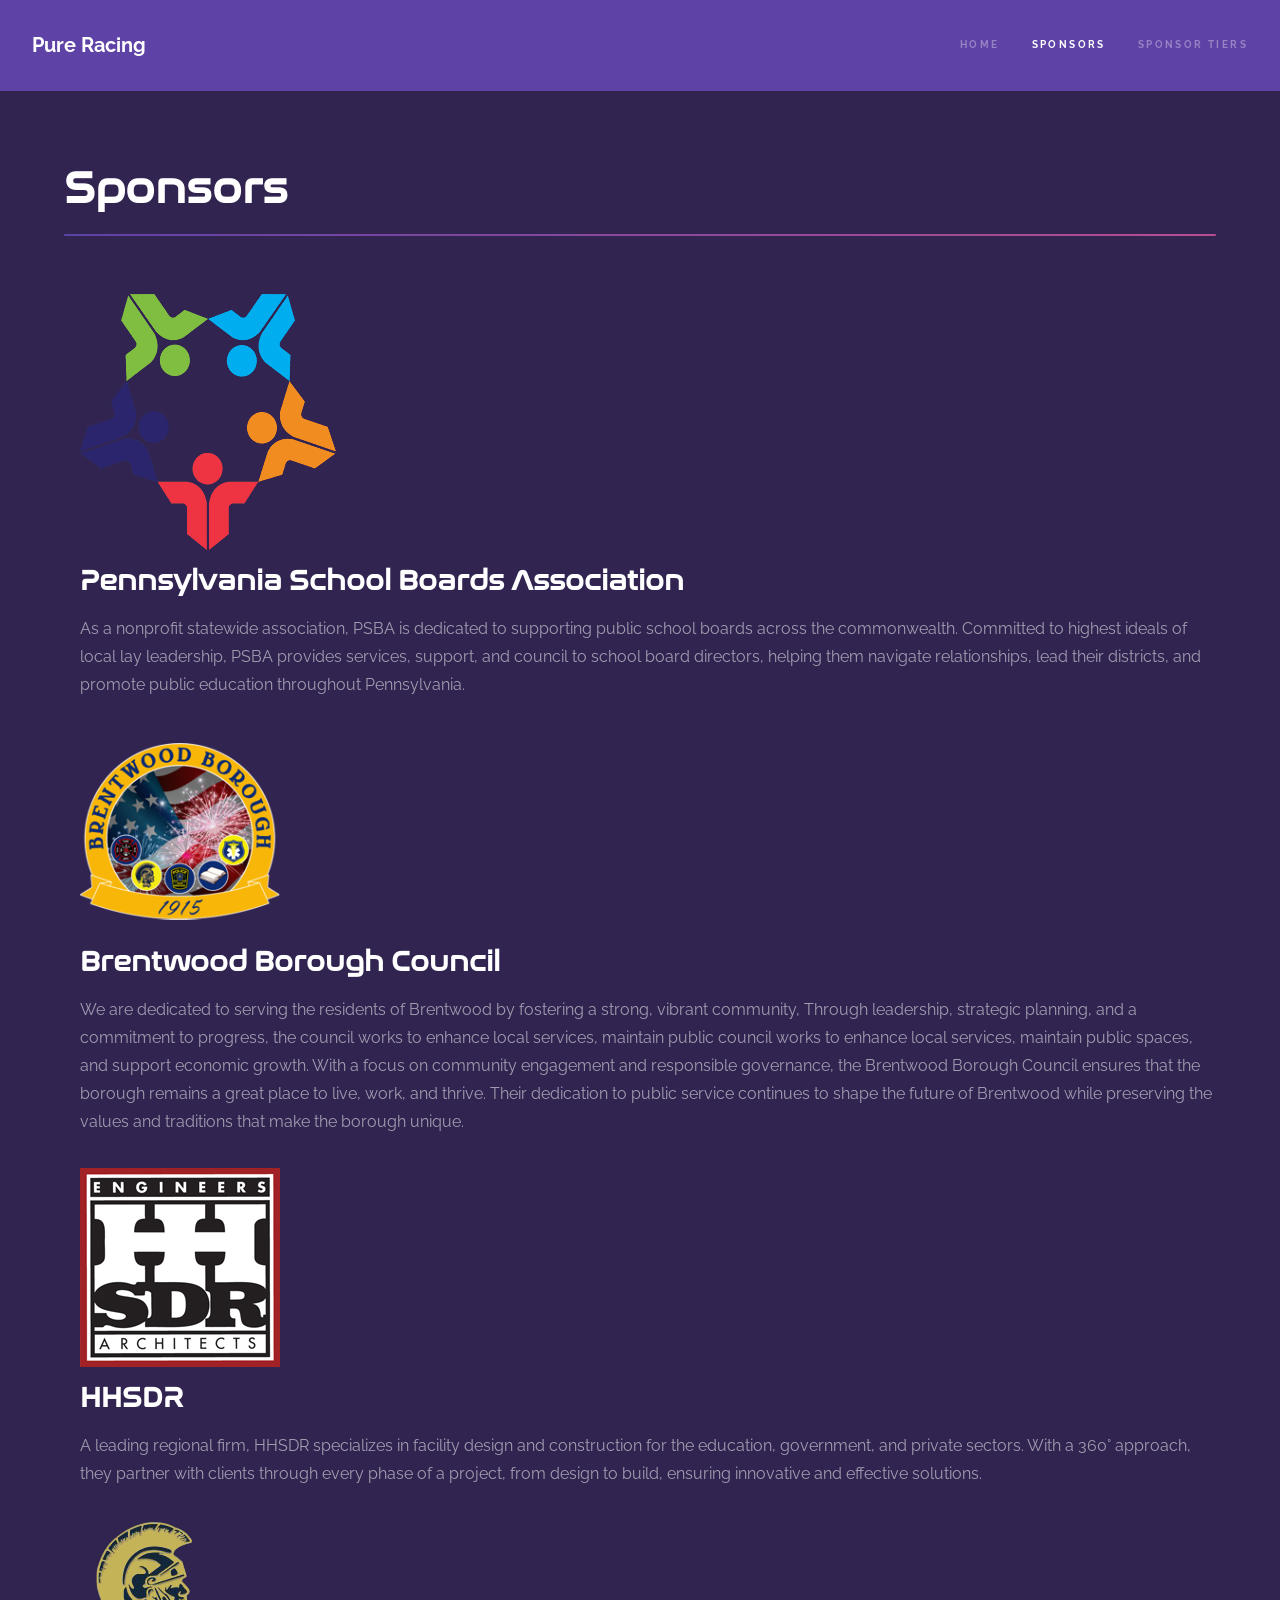
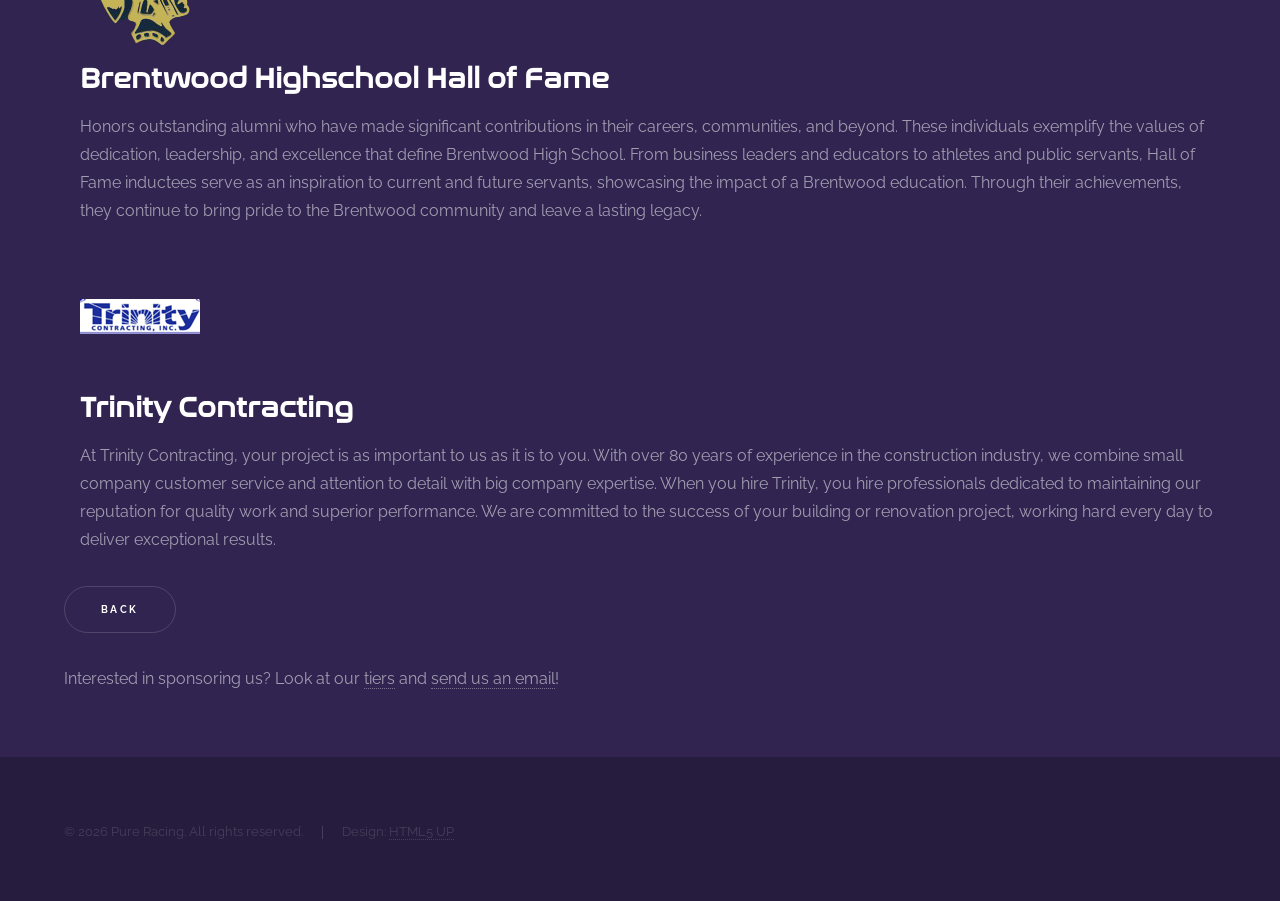
<file: sponsors.html>
<!DOCTYPE HTML>
<!--
	Hyperspace by HTML5 UP
	html5up.net | @ajlkn
	Free for personal and commercial use under the CCA 3.0 license (html5up.net/license)
-->
<html>
	<head>
		<title>Sponsors</title>
		<link rel="icon" href="images/favicon.ico" type="image/x-icon">
		<meta charset="utf-8" />
		<meta name="viewport" content="width=device-width, initial-scale=1, user-scalable=no" />
		<link rel="stylesheet" href="assets/css/main.css" />
		<noscript><link rel="stylesheet" href="assets/css/noscript.css" /></noscript>
	</head>
	<!-- Google tag (gtag.js) -->
	<script async src="https://www.googletagmanager.com/gtag/js?id=G-H0Z41K0H0Y"></script>
	<script>
	window.dataLayer = window.dataLayer || [];
	function gtag(){dataLayer.push(arguments);}
	gtag('js', new Date());

	gtag('config', 'G-H0Z41K0H0Y');
	</script>

	<body class="is-preload">

		<!-- Header -->
			<header id="header" class="passthrough">
				<a href="index.html" class="title">Pure Racing</a>
				<nav>
					<ul>
						<li><a href="index.html">Home</a></li>
						<li><a href="generic.html" class="active">Sponsors</a></li>
						<li><a href="sponsorTiers.html">Sponsor Tiers</a></li>
					</ul>
				</nav>
			</header>

		<!-- Wrapper -->
			<div id="wrapper">

				<!-- Main -->
					<section id="main" class="wrapper">
						<div class="inner">
							<h1 class="major">Sponsors</h1>

							<div class="sponsorContainer">
								<ul>
									<div>
										<img src="images/sponsors/psba.png"></img>
										<a href="https://www.psba.org/" target="_blank"><h2>Pennsylvania School Boards Association</h2></a>
										<p>As a nonprofit statewide association, PSBA is dedicated to supporting public school boards across the commonwealth. Committed to highest ideals of local lay leadership, PSBA provides services, support, and council to school board directors, helping them navigate relationships, lead their districts, and promote public education throughout Pennsylvania.</p>
									</div>
									<div>
										<img src="images/sponsors/brentwoodBoroughCouncil.png"></img>
										<a href="https://www.brentwoodpa.gov/" target="_blank"><h2>Brentwood Borough Council</h2></a>
										<p>We are dedicated to serving the residents of Brentwood by fostering a strong, vibrant community, Through leadership, strategic planning, and a commitment to progress, the council works to enhance local services, maintain public council works to enhance local services, maintain public spaces, and  support economic growth. With a focus on community engagement and responsible governance, the Brentwood Borough Council ensures that the borough remains a great place to live, work, and thrive. Their dedication to public service continues to shape the future of Brentwood while preserving the values and traditions that make the borough unique.</p>
									</div>
									<div>
										<img src="images/sponsors/hhsdr.png"></img>
										<a href="https://hhsdr.com/" target="_blank"><h2>HHSDR</h2></a>
										<p>A leading regional firm, HHSDR specializes in facility design and construction for the education, government, and private sectors. With a 360&deg approach, they partner with clients through every phase of a project, from design to build, ensuring innovative and effective solutions.</p>
									</div>
									<div>
										<img src="images/sponsors/spartan.png"></img>
										<a href="https://www.brentwoodhighschoolhalloffame.com/" target="_blank"><h2>Brentwood Highschool Hall of Fame</h2></a>
										<p>Honors outstanding alumni who have made significant contributions in their careers, communities, and beyond. These individuals exemplify the values of dedication, leadership, and excellence that define Brentwood High School. From business leaders and educators to athletes and public servants, Hall of Fame inductees serve as an inspiration to current and future servants, showcasing the impact of a Brentwood education. Through their achievements, they continue to bring pride to the Brentwood community and leave a lasting legacy.</p>
									</div>
									<div>
										<img src="images/sponsors/trinity.png"></img>
										<a href="http://www.trinitycontracting.com/" target="_blank"><h2>Trinity Contracting</h2></a>
										<p>At Trinity Contracting, your project is as important to us as it is to you. With over 80 years of experience in the construction industry, we combine small company customer service and attention to detail with big company expertise. When you hire Trinity, you hire professionals dedicated to maintaining our reputation for quality work and superior performance. We are committed to the success of your building or renovation project, working hard every day to deliver exceptional results.</p>
									</div>
								</ul>
							</div>

							<ul class="actions">
								<li><a href="index.html#sponsors" class="button scrolly">Back</a></li>
							</ul>

							<p>Interested in sponsoring us? Look at our <a href="sponsorTiers.html">tiers</a> and <a href="mailto:pure.racing27@gmail.com">send us an email</a>!</p>
						</div>

					</section>

			</div>

		<!-- Footer -->
			<footer id="footer" class="wrapper alt">
				<div class="inner">
					<ul class="menu">
						<li>&copy; 2026 Pure Racing. All rights reserved.</li><li>Design: <a href="http://html5up.net">HTML5 UP</a></li>
					</ul>
				</div>
			</footer>

		<!-- Scripts -->
			<script src="assets/js/jquery.min.js"></script>
			<script src="assets/js/jquery.scrollex.min.js"></script>
			<script src="assets/js/jquery.scrolly.min.js"></script>
			<script src="assets/js/browser.min.js"></script>
			<script src="assets/js/breakpoints.min.js"></script>
			<script src="assets/js/util.js"></script>
			<script src="assets/js/main.js"></script>

	</body>
</html>
</file>
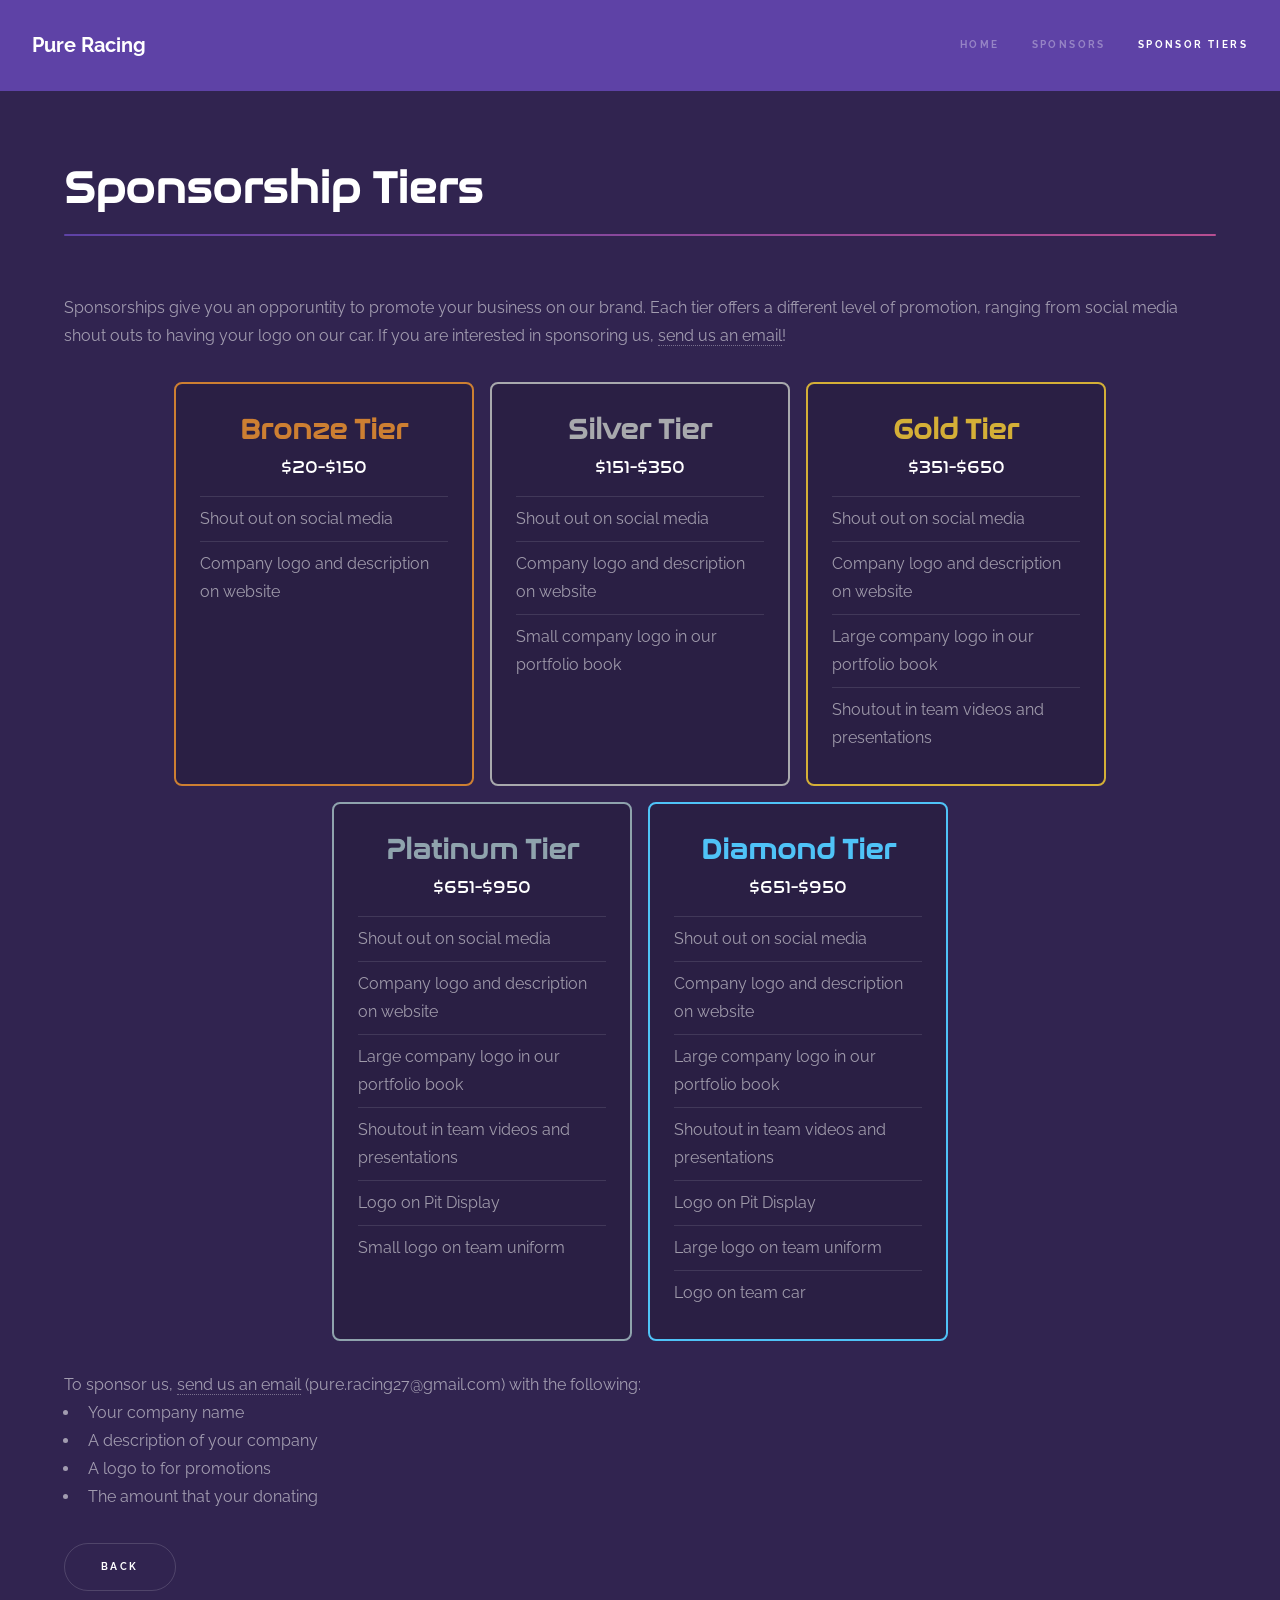
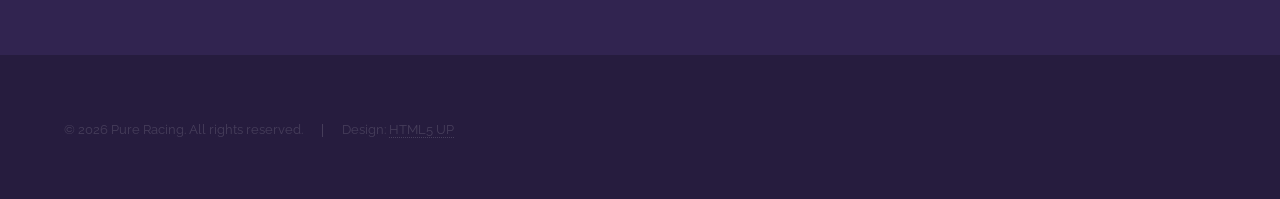
<file: sponsorTiers.html>
<!DOCTYPE HTML>
<!--
	Hyperspace by HTML5 UP
	html5up.net | @ajlkn
	Free for personal and commercial use under the CCA 3.0 license (html5up.net/license)
-->
<html>
	<head>
		<title>Sponsorship Tiers</title>
		<link rel="icon" href="images/favicon.ico" type="image/x-icon">
		<meta charset="utf-8" />
		<meta name="viewport" content="width=device-width, initial-scale=1, user-scalable=no" />
		<link rel="stylesheet" href="assets/css/main.css" />
		<noscript><link rel="stylesheet" href="assets/css/noscript.css" /></noscript>
	</head>
	<body class="is-preload">

		<!-- Header -->
			<header id="header" class="passthrough">
				<a href="index.html" class="title">Pure Racing</a>
				<nav>
					<ul>
						<li><a href="index.html">Home</a></li>
						<li><a href="sponsors.html">Sponsors</a></li>
						<li><a href="sponsorTiers.html" class="active">Sponsor Tiers</a></li>
					</ul>
				</nav>
			</header>

		<!-- Wrapper -->
			<div id="wrapper">

				<!-- Main -->
					<section id="main" class="wrapper">
						<div class="inner">
							<h1 class="major">Sponsorship Tiers</h1>

							<p>Sponsorships give you an opporuntity to promote your business on our brand. Each tier offers a different level of promotion, ranging from social media shout outs to having your logo on our car. If you are interested in sponsoring us, <a href="mailto:pure.racing27@gmail.com">send us an email</a>!</p>

							<div class="sponsorshipTierContainer">
								<div class="sponsorshipTier bronze">
									<h1>Bronze Tier</h1>
									<h3>$20-$150</h3>
									<ul>
										<li>Shout out on social media</li>
										<li>Company logo and description on website</li>
									</ul>
								</div>

								<div class="sponsorshipTier silver">
									<h1>Silver Tier</h1>
									<h3>$151-$350</h3>
									<ul>
										<li>Shout out on social media</li>
										<li>Company logo and description on website</li>
										<li>Small company logo in our portfolio book</li>
									</ul>
								</div>

								<div class="sponsorshipTier gold">
									<h1>Gold Tier</h1>
									<h3>$351-$650</h3>
									<ul>
										<li>Shout out on social media</li>
										<li>Company logo and description on website</li>
										<li>Large company logo in our portfolio book</li>
										<li>Shoutout in team videos and presentations</li>
									</ul>
								</div>

								<div class="sponsorshipTier platinum">
									<h1>Platinum Tier</h1>
									<h3>$651-$950</h3>
									<ul>
										<li>Shout out on social media</li>
										<li>Company logo and description on website</li>
										<li>Large company logo in our portfolio book</li>
										<li>Shoutout in team videos and presentations</li>
										<li>Logo on Pit Display</li>
										<li>Small logo on team uniform</li>
									</ul>
								</div>

								<div class="sponsorshipTier diamond">
									<h1>Diamond Tier</h1>
									<h3>$651-$950</h3>
									<ul>
										<li>Shout out on social media</li>
										<li>Company logo and description on website</li>
										<li>Large company logo in our portfolio book</li>
										<li>Shoutout in team videos and presentations</li>
										<li>Logo on Pit Display</li>
										<li>Large logo on team uniform</li>
										<li>Logo on team car</li>
									</ul>
								</div>
							</div>
							
							<p style="margin-bottom:0px;">To sponsor us, <a href="mailto:pure.racing27@gmail.com">send us an email</a> (pure.racing27@gmail.com) with the following:</p>
							<ul>
								<li>Your company name</li>
								<li>A description of your company</li>
								<li>A logo to for promotions</li>
								<li>The amount that your donating</li>
							</ul>

							<ul class="actions">
								<li><a href="index.html#sponsors" class="button scrolly">Back</a></li>
							</ul>
						</div>

					</section>

			</div>

		<!-- Footer -->
			<footer id="footer" class="wrapper alt">
				<div class="inner">
					<ul class="menu">
						<li>&copy; 2026 Pure Racing. All rights reserved.</li><li>Design: <a href="http://html5up.net">HTML5 UP</a></li>
					</ul>
				</div>
			</footer>

		<!-- Scripts -->
			<script src="assets/js/jquery.min.js"></script>
			<script src="assets/js/jquery.scrollex.min.js"></script>
			<script src="assets/js/jquery.scrolly.min.js"></script>
			<script src="assets/js/browser.min.js"></script>
			<script src="assets/js/breakpoints.min.js"></script>
			<script src="assets/js/util.js"></script>
			<script src="assets/js/main.js"></script>

	</body>
</html>
</file>
<file: assets/css/noscript.css>
/*
	Hyperspace by HTML5 UP
	html5up.net | @ajlkn
	Free for personal and commercial use under the CCA 3.0 license (html5up.net/license)
*/

/* Spotlights */

	.spotlights > section > .image:before {
		opacity: 0 !important;
	}

	.spotlights > section > .content > .inner {
		-moz-transform: none !important;
		-webkit-transform: none !important;
		-ms-transform: none !important;
		transform: none !important;
		opacity: 1 !important;
	}

/* Wrapper */

	.wrapper > .inner {
		opacity: 1 !important;
		-moz-transform: none !important;
		-webkit-transform: none !important;
		-ms-transform: none !important;
		transform: none !important;
	}

/* Sidebar */

	#sidebar > .inner {
		opacity: 1 !important;
	}

	#sidebar nav > ul > li {
		-moz-transform: none !important;
		-webkit-transform: none !important;
		-ms-transform: none !important;
		transform: none !important;
		opacity: 1 !important;
	}
</file>
<file: assets/css/main.css>
@import url(fontawesome-all.min.css);

/*
	Hyperspace by HTML5 UP
	html5up.net | @ajlkn
	Free for personal and commercial use under the CCA 3.0 license (html5up.net/license)
*/

@font-face {
	font-family: raleway;
	src: url(Raleway/Raleway-VariableFont_wght.ttf);
}

@font-face {
	font-family: nasalization;
	src: url(Nasalization-Regular.otf);
}

html, body, div, span, applet, object,
iframe, h1, h2, h3, h4, h5, h6, p, blockquote,
pre, a, abbr, acronym, address, big, cite,
code, del, dfn, em, img, ins, kbd, q, s, samp,
small, strike, strong, sub, sup, tt, var, b,
u, i, center, dl, dt, dd, ol, ul, li, fieldset,
form, label, legend, table, caption, tbody,
tfoot, thead, tr, th, td, article, aside,
canvas, details, embed, figure, figcaption,
footer, header, hgroup, menu, nav, output, ruby,
section, summary, time, mark, audio, video {
	font-family: raleway;
	margin: 0;
	padding: 0;
	border: 0;
	font-size: 100%;
	vertical-align: baseline;
}

h1, h2, h3, h4, h5, h6 {
	font-family: nasalization;
}

article, aside, details, figcaption, figure,
footer, header, hgroup, menu, nav, section {
	display: block;}

body {
	line-height: 1;
}

ol, ul {
	list-style: none;
}

blockquote, q {
	quotes: none;
}

	blockquote:before, blockquote:after, q:before, q:after {
		content: '';
		content: none;
	}

table {
	border-collapse: collapse;
	border-spacing: 0;
}

body {
	-webkit-text-size-adjust: none;
}

mark {
	background-color: transparent;
	color: inherit;
}

input::-moz-focus-inner {
	border: 0;
	padding: 0;
}

input, select, textarea {
	-moz-appearance: none;
	-webkit-appearance: none;
	-ms-appearance: none;
	appearance: none;
	resize: none;
}

/* Basic */

	@-ms-viewport {
		width: device-width;
	}

	body {
		-ms-overflow-style: scrollbar;
	}

	@media screen and (max-width: 480px) {

		html, body {
			min-width: 320px;
		}

	}

	html {
		box-sizing: border-box;
	}

	*, *:before, *:after {
		box-sizing: inherit;
	}

	body {
		background: #312450;
	}

		body.is-preload *, body.is-preload *:before, body.is-preload *:after {
			-moz-animation: none !important;
			-webkit-animation: none !important;
			-ms-animation: none !important;
			animation: none !important;
			-moz-transition: none !important;
			-webkit-transition: none !important;
			-ms-transition: none !important;
			transition: none !important;
		}

/* Type */

	body, input, select, textarea {
		color: rgba(255, 255, 255, 0.55);
		font-family: Arial, Helvetica, sans-serif;
		font-size: 16.5pt;
		font-weight: normal;
		line-height: 1.75;
	}

		@media screen and (max-width: 1680px) {

			body, input, select, textarea {
				font-size: 13pt;
			}

		}

		@media screen and (max-width: 1280px) {

			body, input, select, textarea {
				font-size: 12pt;
			}

		}

		@media screen and (max-width: 360px) {

			body, input, select, textarea {
				font-size: 11pt;
			}

		}

	a {
		-moz-transition: color 0.2s ease, border-bottom-color 0.2s ease;
		-webkit-transition: color 0.2s ease, border-bottom-color 0.2s ease;
		-ms-transition: color 0.2s ease, border-bottom-color 0.2s ease;
		transition: color 0.2s ease, border-bottom-color 0.2s ease;
		border-bottom: dotted 1px rgba(255, 255, 255, 0.35);
		color: inherit;
		text-decoration: none;
	}

		a:hover {
			border-bottom-color: transparent;
			color: #ffffff;
		}

	strong, b {
		color: #ffffff;
		font-weight: bold;
	}

	em, i {
		font-style: italic;
	}

	p {
		margin: 0 0 2em 0;
	}

	h1, h2, h3, h4, h5, h6 {
		color: #ffffff;
		font-weight: bold;
		line-height: 1.5;
		margin: 0 0 0.5em 0;
	}

		h1 a, h2 a, h3 a, h4 a, h5 a, h6 a {
			color: inherit;
			text-decoration: none;
		}

	h1 {
		font-size: 2.75em;
	}

		h1.major {
			margin: 0 0 1.3em 0;
			position: relative;
			padding-bottom: 0.35em;
		}

			h1.major:after {
				background-image: -moz-linear-gradient(to right, #5e42a6, #b74e91);
				background-image: -webkit-linear-gradient(to right, #5e42a6, #b74e91);
				background-image: -ms-linear-gradient(to right, #5e42a6, #b74e91);
				background-image: linear-gradient(to right, #5e42a6, #b74e91);
				-moz-transition: max-width 0.2s ease;
				-webkit-transition: max-width 0.2s ease;
				-ms-transition: max-width 0.2s ease;
				transition: max-width 0.2s ease;
				border-radius: 0.2em;
				bottom: 0;
				content: '';
				height: 0.05em;
				position: absolute;
				right: 0;
				width: 100%;
			}

	h2 {
		font-size: 1.75em;
	}

	h3 {
		font-size: 1.1em;
	}

	h4 {
		font-size: 1em;
	}

	h5 {
		font-size: 0.8em;
	}

	h6 {
		font-size: 0.6em;
	}

	@media screen and (max-width: 736px) {

		h1 {
			font-size: 2em;
		}

		h2 {
			font-size: 1.25em;
		}

		h3 {
			font-size: 1em;
		}

		h4 {
			font-size: 0.8em;
		}

		h5 {
			font-size: 0.6em;
		}

		h6 {
			font-size: 0.6em;
		}

	}

	sub {
		font-size: 0.8em;
		position: relative;
		top: 0.5em;
	}

	sup {
		font-size: 0.8em;
		position: relative;
		top: -0.5em;
	}

	blockquote {
		border-left: solid 4px rgba(255, 255, 255, 0.15);
		font-style: italic;
		margin: 0 0 2em 0;
		padding: 0.5em 0 0.5em 2em;
	}

	code {
		background: rgba(255, 255, 255, 0.05);
		border-radius: 0.25em;
		border: solid 1px rgba(255, 255, 255, 0.15);
		font-family: "Courier New", monospace;
		font-size: 0.9em;
		margin: 0 0.25em;
		padding: 0.25em 0.65em;
	}

	pre {
		-webkit-overflow-scrolling: touch;
		font-family: "Courier New", monospace;
		font-size: 0.9em;
		margin: 0 0 2em 0;
	}

		pre code {
			display: block;
			line-height: 1.75em;
			padding: 1em 1.5em;
			overflow-x: auto;
		}

	hr {
		border: 0;
		border-bottom: solid 1px rgba(255, 255, 255, 0.15);
		margin: 2em 0;
	}

		hr.major {
			margin: 3em 0;
		}

	.align-left {
		text-align: left;
	}

	.align-center {
		text-align: center;
	}

	.align-right {
		text-align: right;
	}

/* Row */

	.row {
		display: flex;
		flex-wrap: wrap;
		box-sizing: border-box;
		align-items: stretch;
	}

		.row > * {
			box-sizing: border-box;
		}

		.row.gtr-uniform > * > :last-child {
			margin-bottom: 0;
		}

		.row.aln-left {
			justify-content: flex-start;
		}

		.row.aln-center {
			justify-content: center;
		}

		.row.aln-right {
			justify-content: flex-end;
		}

		.row.aln-top {
			align-items: flex-start;
		}

		.row.aln-middle {
			align-items: center;
		}

		.row.aln-bottom {
			align-items: flex-end;
		}

		.row > .imp {
			order: -1;
		}

		.row > .col-1 {
			width: 8.33333%;
		}

		.row > .off-1 {
			margin-left: 8.33333%;
		}

		.row > .col-2 {
			width: 16.66667%;
		}

		.row > .off-2 {
			margin-left: 16.66667%;
		}

		.row > .col-3 {
			width: 25%;
		}

		.row > .off-3 {
			margin-left: 25%;
		}

		.row > .col-4 {
			width: 33.33333%;
		}

		.row > .off-4 {
			margin-left: 33.33333%;
		}

		.row > .col-5 {
			width: 41.66667%;
		}

		.row > .off-5 {
			margin-left: 41.66667%;
		}

		.row > .col-6 {
			width: 50%;
		}

		.row > .off-6 {
			margin-left: 50%;
		}

		.row > .col-7 {
			width: 58.33333%;
		}

		.row > .off-7 {
			margin-left: 58.33333%;
		}

		.row > .col-8 {
			width: 66.66667%;
		}

		.row > .off-8 {
			margin-left: 66.66667%;
		}

		.row > .col-9 {
			width: 75%;
		}

		.row > .off-9 {
			margin-left: 75%;
		}

		.row > .col-10 {
			width: 83.33333%;
		}

		.row > .off-10 {
			margin-left: 83.33333%;
		}

		.row > .col-11 {
			width: 91.66667%;
		}

		.row > .off-11 {
			margin-left: 91.66667%;
		}

		.row > .col-12 {
			width: 100%;
		}

		.row > .off-12 {
			margin-left: 100%;
		}

		.row.gtr-0 {
			margin-top: 0;
			margin-left: 0em;
		}

			.row.gtr-0 > * {
				padding: 0 0 0 0em;
			}

			.row.gtr-0.gtr-uniform {
				margin-top: 0em;
			}

				.row.gtr-0.gtr-uniform > * {
					padding-top: 0em;
				}

		.row.gtr-25 {
			margin-top: 0;
			margin-left: -0.375em;
		}

			.row.gtr-25 > * {
				padding: 0 0 0 0.375em;
			}

			.row.gtr-25.gtr-uniform {
				margin-top: -0.375em;
			}

				.row.gtr-25.gtr-uniform > * {
					padding-top: 0.375em;
				}

		.row.gtr-50 {
			margin-top: 0;
			margin-left: -0.75em;
		}

			.row.gtr-50 > * {
				padding: 0 0 0 0.75em;
			}

			.row.gtr-50.gtr-uniform {
				margin-top: -0.75em;
			}

				.row.gtr-50.gtr-uniform > * {
					padding-top: 0.75em;
				}

		.row {
			margin-top: 0;
			margin-left: -1.5em;
		}

			.row > * {
				padding: 0 0 0 1.5em;
			}

			.row.gtr-uniform {
				margin-top: -1.5em;
			}

				.row.gtr-uniform > * {
					padding-top: 1.5em;
				}

		.row.gtr-150 {
			margin-top: 0;
			margin-left: -2.25em;
		}

			.row.gtr-150 > * {
				padding: 0 0 0 2.25em;
			}

			.row.gtr-150.gtr-uniform {
				margin-top: -2.25em;
			}

				.row.gtr-150.gtr-uniform > * {
					padding-top: 2.25em;
				}

		.row.gtr-200 {
			margin-top: 0;
			margin-left: -3em;
		}

			.row.gtr-200 > * {
				padding: 0 0 0 3em;
			}

			.row.gtr-200.gtr-uniform {
				margin-top: -3em;
			}

				.row.gtr-200.gtr-uniform > * {
					padding-top: 3em;
				}

		@media screen and (max-width: 1680px) {

			.row {
				display: flex;
				flex-wrap: wrap;
				box-sizing: border-box;
				align-items: stretch;
			}

				.row > * {
					box-sizing: border-box;
				}

				.row.gtr-uniform > * > :last-child {
					margin-bottom: 0;
				}

				.row.aln-left {
					justify-content: flex-start;
				}

				.row.aln-center {
					justify-content: center;
				}

				.row.aln-right {
					justify-content: flex-end;
				}

				.row.aln-top {
					align-items: flex-start;
				}

				.row.aln-middle {
					align-items: center;
				}

				.row.aln-bottom {
					align-items: flex-end;
				}

				.row > .imp-xlarge {
					order: -1;
				}

				.row > .col-1-xlarge {
					width: 8.33333%;
				}

				.row > .off-1-xlarge {
					margin-left: 8.33333%;
				}

				.row > .col-2-xlarge {
					width: 16.66667%;
				}

				.row > .off-2-xlarge {
					margin-left: 16.66667%;
				}

				.row > .col-3-xlarge {
					width: 25%;
				}

				.row > .off-3-xlarge {
					margin-left: 25%;
				}

				.row > .col-4-xlarge {
					width: 33.33333%;
				}

				.row > .off-4-xlarge {
					margin-left: 33.33333%;
				}

				.row > .col-5-xlarge {
					width: 41.66667%;
				}

				.row > .off-5-xlarge {
					margin-left: 41.66667%;
				}

				.row > .col-6-xlarge {
					width: 50%;
				}

				.row > .off-6-xlarge {
					margin-left: 50%;
				}

				.row > .col-7-xlarge {
					width: 58.33333%;
				}

				.row > .off-7-xlarge {
					margin-left: 58.33333%;
				}

				.row > .col-8-xlarge {
					width: 66.66667%;
				}

				.row > .off-8-xlarge {
					margin-left: 66.66667%;
				}

				.row > .col-9-xlarge {
					width: 75%;
				}

				.row > .off-9-xlarge {
					margin-left: 75%;
				}

				.row > .col-10-xlarge {
					width: 83.33333%;
				}

				.row > .off-10-xlarge {
					margin-left: 83.33333%;
				}

				.row > .col-11-xlarge {
					width: 91.66667%;
				}

				.row > .off-11-xlarge {
					margin-left: 91.66667%;
				}

				.row > .col-12-xlarge {
					width: 100%;
				}

				.row > .off-12-xlarge {
					margin-left: 100%;
				}

				.row.gtr-0 {
					margin-top: 0;
					margin-left: 0em;
				}

					.row.gtr-0 > * {
						padding: 0 0 0 0em;
					}

					.row.gtr-0.gtr-uniform {
						margin-top: 0em;
					}

						.row.gtr-0.gtr-uniform > * {
							padding-top: 0em;
						}

				.row.gtr-25 {
					margin-top: 0;
					margin-left: -0.375em;
				}

					.row.gtr-25 > * {
						padding: 0 0 0 0.375em;
					}

					.row.gtr-25.gtr-uniform {
						margin-top: -0.375em;
					}

						.row.gtr-25.gtr-uniform > * {
							padding-top: 0.375em;
						}

				.row.gtr-50 {
					margin-top: 0;
					margin-left: -0.75em;
				}

					.row.gtr-50 > * {
						padding: 0 0 0 0.75em;
					}

					.row.gtr-50.gtr-uniform {
						margin-top: -0.75em;
					}

						.row.gtr-50.gtr-uniform > * {
							padding-top: 0.75em;
						}

				.row {
					margin-top: 0;
					margin-left: -1.5em;
				}

					.row > * {
						padding: 0 0 0 1.5em;
					}

					.row.gtr-uniform {
						margin-top: -1.5em;
					}

						.row.gtr-uniform > * {
							padding-top: 1.5em;
						}

				.row.gtr-150 {
					margin-top: 0;
					margin-left: -2.25em;
				}

					.row.gtr-150 > * {
						padding: 0 0 0 2.25em;
					}

					.row.gtr-150.gtr-uniform {
						margin-top: -2.25em;
					}

						.row.gtr-150.gtr-uniform > * {
							padding-top: 2.25em;
						}

				.row.gtr-200 {
					margin-top: 0;
					margin-left: -3em;
				}

					.row.gtr-200 > * {
						padding: 0 0 0 3em;
					}

					.row.gtr-200.gtr-uniform {
						margin-top: -3em;
					}

						.row.gtr-200.gtr-uniform > * {
							padding-top: 3em;
						}

		}

		@media screen and (max-width: 1280px) {

			.row {
				display: flex;
				flex-wrap: wrap;
				box-sizing: border-box;
				align-items: stretch;
			}

				.row > * {
					box-sizing: border-box;
				}

				.row.gtr-uniform > * > :last-child {
					margin-bottom: 0;
				}

				.row.aln-left {
					justify-content: flex-start;
				}

				.row.aln-center {
					justify-content: center;
				}

				.row.aln-right {
					justify-content: flex-end;
				}

				.row.aln-top {
					align-items: flex-start;
				}

				.row.aln-middle {
					align-items: center;
				}

				.row.aln-bottom {
					align-items: flex-end;
				}

				.row > .imp-large {
					order: -1;
				}

				.row > .col-1-large {
					width: 8.33333%;
				}

				.row > .off-1-large {
					margin-left: 8.33333%;
				}

				.row > .col-2-large {
					width: 16.66667%;
				}

				.row > .off-2-large {
					margin-left: 16.66667%;
				}

				.row > .col-3-large {
					width: 25%;
				}

				.row > .off-3-large {
					margin-left: 25%;
				}

				.row > .col-4-large {
					width: 33.33333%;
				}

				.row > .off-4-large {
					margin-left: 33.33333%;
				}

				.row > .col-5-large {
					width: 41.66667%;
				}

				.row > .off-5-large {
					margin-left: 41.66667%;
				}

				.row > .col-6-large {
					width: 50%;
				}

				.row > .off-6-large {
					margin-left: 50%;
				}

				.row > .col-7-large {
					width: 58.33333%;
				}

				.row > .off-7-large {
					margin-left: 58.33333%;
				}

				.row > .col-8-large {
					width: 66.66667%;
				}

				.row > .off-8-large {
					margin-left: 66.66667%;
				}

				.row > .col-9-large {
					width: 75%;
				}

				.row > .off-9-large {
					margin-left: 75%;
				}

				.row > .col-10-large {
					width: 83.33333%;
				}

				.row > .off-10-large {
					margin-left: 83.33333%;
				}

				.row > .col-11-large {
					width: 91.66667%;
				}

				.row > .off-11-large {
					margin-left: 91.66667%;
				}

				.row > .col-12-large {
					width: 100%;
				}

				.row > .off-12-large {
					margin-left: 100%;
				}

				.row.gtr-0 {
					margin-top: 0;
					margin-left: 0em;
				}

					.row.gtr-0 > * {
						padding: 0 0 0 0em;
					}

					.row.gtr-0.gtr-uniform {
						margin-top: 0em;
					}

						.row.gtr-0.gtr-uniform > * {
							padding-top: 0em;
						}

				.row.gtr-25 {
					margin-top: 0;
					margin-left: -0.375em;
				}

					.row.gtr-25 > * {
						padding: 0 0 0 0.375em;
					}

					.row.gtr-25.gtr-uniform {
						margin-top: -0.375em;
					}

						.row.gtr-25.gtr-uniform > * {
							padding-top: 0.375em;
						}

				.row.gtr-50 {
					margin-top: 0;
					margin-left: -0.75em;
				}

					.row.gtr-50 > * {
						padding: 0 0 0 0.75em;
					}

					.row.gtr-50.gtr-uniform {
						margin-top: -0.75em;
					}

						.row.gtr-50.gtr-uniform > * {
							padding-top: 0.75em;
						}

				.row {
					margin-top: 0;
					margin-left: -1.5em;
				}

					.row > * {
						padding: 0 0 0 1.5em;
					}

					.row.gtr-uniform {
						margin-top: -1.5em;
					}

						.row.gtr-uniform > * {
							padding-top: 1.5em;
						}

				.row.gtr-150 {
					margin-top: 0;
					margin-left: -2.25em;
				}

					.row.gtr-150 > * {
						padding: 0 0 0 2.25em;
					}

					.row.gtr-150.gtr-uniform {
						margin-top: -2.25em;
					}

						.row.gtr-150.gtr-uniform > * {
							padding-top: 2.25em;
						}

				.row.gtr-200 {
					margin-top: 0;
					margin-left: -3em;
				}

					.row.gtr-200 > * {
						padding: 0 0 0 3em;
					}

					.row.gtr-200.gtr-uniform {
						margin-top: -3em;
					}

						.row.gtr-200.gtr-uniform > * {
							padding-top: 3em;
						}

		}

		@media screen and (max-width: 980px) {

			.row {
				display: flex;
				flex-wrap: wrap;
				box-sizing: border-box;
				align-items: stretch;
			}

				.row > * {
					box-sizing: border-box;
				}

				.row.gtr-uniform > * > :last-child {
					margin-bottom: 0;
				}

				.row.aln-left {
					justify-content: flex-start;
				}

				.row.aln-center {
					justify-content: center;
				}

				.row.aln-right {
					justify-content: flex-end;
				}

				.row.aln-top {
					align-items: flex-start;
				}

				.row.aln-middle {
					align-items: center;
				}

				.row.aln-bottom {
					align-items: flex-end;
				}

				.row > .imp-medium {
					order: -1;
				}

				.row > .col-1-medium {
					width: 8.33333%;
				}

				.row > .off-1-medium {
					margin-left: 8.33333%;
				}

				.row > .col-2-medium {
					width: 16.66667%;
				}

				.row > .off-2-medium {
					margin-left: 16.66667%;
				}

				.row > .col-3-medium {
					width: 25%;
				}

				.row > .off-3-medium {
					margin-left: 25%;
				}

				.row > .col-4-medium {
					width: 33.33333%;
				}

				.row > .off-4-medium {
					margin-left: 33.33333%;
				}

				.row > .col-5-medium {
					width: 41.66667%;
				}

				.row > .off-5-medium {
					margin-left: 41.66667%;
				}

				.row > .col-6-medium {
					width: 50%;
				}

				.row > .off-6-medium {
					margin-left: 50%;
				}

				.row > .col-7-medium {
					width: 58.33333%;
				}

				.row > .off-7-medium {
					margin-left: 58.33333%;
				}

				.row > .col-8-medium {
					width: 66.66667%;
				}

				.row > .off-8-medium {
					margin-left: 66.66667%;
				}

				.row > .col-9-medium {
					width: 75%;
				}

				.row > .off-9-medium {
					margin-left: 75%;
				}

				.row > .col-10-medium {
					width: 83.33333%;
				}

				.row > .off-10-medium {
					margin-left: 83.33333%;
				}

				.row > .col-11-medium {
					width: 91.66667%;
				}

				.row > .off-11-medium {
					margin-left: 91.66667%;
				}

				.row > .col-12-medium {
					width: 100%;
				}

				.row > .off-12-medium {
					margin-left: 100%;
				}

				.row.gtr-0 {
					margin-top: 0;
					margin-left: 0em;
				}

					.row.gtr-0 > * {
						padding: 0 0 0 0em;
					}

					.row.gtr-0.gtr-uniform {
						margin-top: 0em;
					}

						.row.gtr-0.gtr-uniform > * {
							padding-top: 0em;
						}

				.row.gtr-25 {
					margin-top: 0;
					margin-left: -0.375em;
				}

					.row.gtr-25 > * {
						padding: 0 0 0 0.375em;
					}

					.row.gtr-25.gtr-uniform {
						margin-top: -0.375em;
					}

						.row.gtr-25.gtr-uniform > * {
							padding-top: 0.375em;
						}

				.row.gtr-50 {
					margin-top: 0;
					margin-left: -0.75em;
				}

					.row.gtr-50 > * {
						padding: 0 0 0 0.75em;
					}

					.row.gtr-50.gtr-uniform {
						margin-top: -0.75em;
					}

						.row.gtr-50.gtr-uniform > * {
							padding-top: 0.75em;
						}

				.row {
					margin-top: 0;
					margin-left: -1.5em;
				}

					.row > * {
						padding: 0 0 0 1.5em;
					}

					.row.gtr-uniform {
						margin-top: -1.5em;
					}

						.row.gtr-uniform > * {
							padding-top: 1.5em;
						}

				.row.gtr-150 {
					margin-top: 0;
					margin-left: -2.25em;
				}

					.row.gtr-150 > * {
						padding: 0 0 0 2.25em;
					}

					.row.gtr-150.gtr-uniform {
						margin-top: -2.25em;
					}

						.row.gtr-150.gtr-uniform > * {
							padding-top: 2.25em;
						}

				.row.gtr-200 {
					margin-top: 0;
					margin-left: -3em;
				}

					.row.gtr-200 > * {
						padding: 0 0 0 3em;
					}

					.row.gtr-200.gtr-uniform {
						margin-top: -3em;
					}

						.row.gtr-200.gtr-uniform > * {
							padding-top: 3em;
						}

		}

		@media screen and (max-width: 736px) {

			.row {
				display: flex;
				flex-wrap: wrap;
				box-sizing: border-box;
				align-items: stretch;
			}

				.row > * {
					box-sizing: border-box;
				}

				.row.gtr-uniform > * > :last-child {
					margin-bottom: 0;
				}

				.row.aln-left {
					justify-content: flex-start;
				}

				.row.aln-center {
					justify-content: center;
				}

				.row.aln-right {
					justify-content: flex-end;
				}

				.row.aln-top {
					align-items: flex-start;
				}

				.row.aln-middle {
					align-items: center;
				}

				.row.aln-bottom {
					align-items: flex-end;
				}

				.row > .imp-small {
					order: -1;
				}

				.row > .col-1-small {
					width: 8.33333%;
				}

				.row > .off-1-small {
					margin-left: 8.33333%;
				}

				.row > .col-2-small {
					width: 16.66667%;
				}

				.row > .off-2-small {
					margin-left: 16.66667%;
				}

				.row > .col-3-small {
					width: 25%;
				}

				.row > .off-3-small {
					margin-left: 25%;
				}

				.row > .col-4-small {
					width: 33.33333%;
				}

				.row > .off-4-small {
					margin-left: 33.33333%;
				}

				.row > .col-5-small {
					width: 41.66667%;
				}

				.row > .off-5-small {
					margin-left: 41.66667%;
				}

				.row > .col-6-small {
					width: 50%;
				}

				.row > .off-6-small {
					margin-left: 50%;
				}

				.row > .col-7-small {
					width: 58.33333%;
				}

				.row > .off-7-small {
					margin-left: 58.33333%;
				}

				.row > .col-8-small {
					width: 66.66667%;
				}

				.row > .off-8-small {
					margin-left: 66.66667%;
				}

				.row > .col-9-small {
					width: 75%;
				}

				.row > .off-9-small {
					margin-left: 75%;
				}

				.row > .col-10-small {
					width: 83.33333%;
				}

				.row > .off-10-small {
					margin-left: 83.33333%;
				}

				.row > .col-11-small {
					width: 91.66667%;
				}

				.row > .off-11-small {
					margin-left: 91.66667%;
				}

				.row > .col-12-small {
					width: 100%;
				}

				.row > .off-12-small {
					margin-left: 100%;
				}

				.row.gtr-0 {
					margin-top: 0;
					margin-left: 0em;
				}

					.row.gtr-0 > * {
						padding: 0 0 0 0em;
					}

					.row.gtr-0.gtr-uniform {
						margin-top: 0em;
					}

						.row.gtr-0.gtr-uniform > * {
							padding-top: 0em;
						}

				.row.gtr-25 {
					margin-top: 0;
					margin-left: -0.375em;
				}

					.row.gtr-25 > * {
						padding: 0 0 0 0.375em;
					}

					.row.gtr-25.gtr-uniform {
						margin-top: -0.375em;
					}

						.row.gtr-25.gtr-uniform > * {
							padding-top: 0.375em;
						}

				.row.gtr-50 {
					margin-top: 0;
					margin-left: -0.75em;
				}

					.row.gtr-50 > * {
						padding: 0 0 0 0.75em;
					}

					.row.gtr-50.gtr-uniform {
						margin-top: -0.75em;
					}

						.row.gtr-50.gtr-uniform > * {
							padding-top: 0.75em;
						}

				.row {
					margin-top: 0;
					margin-left: -1.5em;
				}

					.row > * {
						padding: 0 0 0 1.5em;
					}

					.row.gtr-uniform {
						margin-top: -1.5em;
					}

						.row.gtr-uniform > * {
							padding-top: 1.5em;
						}

				.row.gtr-150 {
					margin-top: 0;
					margin-left: -2.25em;
				}

					.row.gtr-150 > * {
						padding: 0 0 0 2.25em;
					}

					.row.gtr-150.gtr-uniform {
						margin-top: -2.25em;
					}

						.row.gtr-150.gtr-uniform > * {
							padding-top: 2.25em;
						}

				.row.gtr-200 {
					margin-top: 0;
					margin-left: -3em;
				}

					.row.gtr-200 > * {
						padding: 0 0 0 3em;
					}

					.row.gtr-200.gtr-uniform {
						margin-top: -3em;
					}

						.row.gtr-200.gtr-uniform > * {
							padding-top: 3em;
						}

		}

		@media screen and (max-width: 480px) {

			.row {
				display: flex;
				flex-wrap: wrap;
				box-sizing: border-box;
				align-items: stretch;
			}

				.row > * {
					box-sizing: border-box;
				}

				.row.gtr-uniform > * > :last-child {
					margin-bottom: 0;
				}

				.row.aln-left {
					justify-content: flex-start;
				}

				.row.aln-center {
					justify-content: center;
				}

				.row.aln-right {
					justify-content: flex-end;
				}

				.row.aln-top {
					align-items: flex-start;
				}

				.row.aln-middle {
					align-items: center;
				}

				.row.aln-bottom {
					align-items: flex-end;
				}

				.row > .imp-xsmall {
					order: -1;
				}

				.row > .col-1-xsmall {
					width: 8.33333%;
				}

				.row > .off-1-xsmall {
					margin-left: 8.33333%;
				}

				.row > .col-2-xsmall {
					width: 16.66667%;
				}

				.row > .off-2-xsmall {
					margin-left: 16.66667%;
				}

				.row > .col-3-xsmall {
					width: 25%;
				}

				.row > .off-3-xsmall {
					margin-left: 25%;
				}

				.row > .col-4-xsmall {
					width: 33.33333%;
				}

				.row > .off-4-xsmall {
					margin-left: 33.33333%;
				}

				.row > .col-5-xsmall {
					width: 41.66667%;
				}

				.row > .off-5-xsmall {
					margin-left: 41.66667%;
				}

				.row > .col-6-xsmall {
					width: 50%;
				}

				.row > .off-6-xsmall {
					margin-left: 50%;
				}

				.row > .col-7-xsmall {
					width: 58.33333%;
				}

				.row > .off-7-xsmall {
					margin-left: 58.33333%;
				}

				.row > .col-8-xsmall {
					width: 66.66667%;
				}

				.row > .off-8-xsmall {
					margin-left: 66.66667%;
				}

				.row > .col-9-xsmall {
					width: 75%;
				}

				.row > .off-9-xsmall {
					margin-left: 75%;
				}

				.row > .col-10-xsmall {
					width: 83.33333%;
				}

				.row > .off-10-xsmall {
					margin-left: 83.33333%;
				}

				.row > .col-11-xsmall {
					width: 91.66667%;
				}

				.row > .off-11-xsmall {
					margin-left: 91.66667%;
				}

				.row > .col-12-xsmall {
					width: 100%;
				}

				.row > .off-12-xsmall {
					margin-left: 100%;
				}

				.row.gtr-0 {
					margin-top: 0;
					margin-left: 0em;
				}

					.row.gtr-0 > * {
						padding: 0 0 0 0em;
					}

					.row.gtr-0.gtr-uniform {
						margin-top: 0em;
					}

						.row.gtr-0.gtr-uniform > * {
							padding-top: 0em;
						}

				.row.gtr-25 {
					margin-top: 0;
					margin-left: -0.375em;
				}

					.row.gtr-25 > * {
						padding: 0 0 0 0.375em;
					}

					.row.gtr-25.gtr-uniform {
						margin-top: -0.375em;
					}

						.row.gtr-25.gtr-uniform > * {
							padding-top: 0.375em;
						}

				.row.gtr-50 {
					margin-top: 0;
					margin-left: -0.75em;
				}

					.row.gtr-50 > * {
						padding: 0 0 0 0.75em;
					}

					.row.gtr-50.gtr-uniform {
						margin-top: -0.75em;
					}

						.row.gtr-50.gtr-uniform > * {
							padding-top: 0.75em;
						}

				.row {
					margin-top: 0;
					margin-left: -1.5em;
				}

					.row > * {
						padding: 0 0 0 1.5em;
					}

					.row.gtr-uniform {
						margin-top: -1.5em;
					}

						.row.gtr-uniform > * {
							padding-top: 1.5em;
						}

				.row.gtr-150 {
					margin-top: 0;
					margin-left: -2.25em;
				}

					.row.gtr-150 > * {
						padding: 0 0 0 2.25em;
					}

					.row.gtr-150.gtr-uniform {
						margin-top: -2.25em;
					}

						.row.gtr-150.gtr-uniform > * {
							padding-top: 2.25em;
						}

				.row.gtr-200 {
					margin-top: 0;
					margin-left: -3em;
				}

					.row.gtr-200 > * {
						padding: 0 0 0 3em;
					}

					.row.gtr-200.gtr-uniform {
						margin-top: -3em;
					}

						.row.gtr-200.gtr-uniform > * {
							padding-top: 3em;
						}

		}

/* Box */

	.box {
		border-radius: 0.25em;
		border: solid 1px rgba(255, 255, 255, 0.15);
		margin-bottom: 2em;
		padding: 1.5em;
	}

		.box > :last-child,
		.box > :last-child > :last-child,
		.box > :last-child > :last-child > :last-child {
			margin-bottom: 0;
		}

		.box.alt {
			border: 0;
			border-radius: 0;
			padding: 0;
		}

/* Button */

	input[type="submit"],
	input[type="reset"],
	input[type="button"],
	button,
	.button {
		-moz-appearance: none;
		-webkit-appearance: none;
		-ms-appearance: none;
		appearance: none;
		-moz-transition: border-color 0.2s ease;
		-webkit-transition: border-color 0.2s ease;
		-ms-transition: border-color 0.2s ease;
		transition: border-color 0.2s ease;
		background-color: transparent;
		border: solid 1px !important;
		border-color: rgba(255, 255, 255, 0.15) !important;
		border-radius: 3em;
		color: #ffffff !important;
		cursor: pointer;
		display: inline-block;
		font-size: 0.6em;
		font-weight: bold;
		height: calc(4.75em + 2px);
		letter-spacing: 0.25em;
		line-height: 4.75em;
		outline: 0;
		padding: 0 3.75em;
		position: relative;
		text-align: center;
		text-decoration: none;
		text-transform: uppercase;
		white-space: nowrap;
	}

		input[type="submit"]:after,
		input[type="reset"]:after,
		input[type="button"]:after,
		button:after,
		.button:after {
			-moz-transform: scale(0.25);
			-webkit-transform: scale(0.25);
			-ms-transform: scale(0.25);
			transform: scale(0.25);
			pointer-events: none;
			-moz-transition: opacity 0.2s ease, -moz-transform 0.2s ease;
			-webkit-transition: opacity 0.2s ease, -webkit-transform 0.2s ease;
			-ms-transition: opacity 0.2s ease, -ms-transform 0.2s ease;
			transition: opacity 0.2s ease, transform 0.2s ease;
			background: #ffffff;
			border-radius: 3em;
			content: '';
			height: 100%;
			left: 0;
			opacity: 0;
			position: absolute;
			top: 0;
			width: 100%;
		}

		input[type="submit"].icon:before,
		input[type="reset"].icon:before,
		input[type="button"].icon:before,
		button.icon:before,
		.button.icon:before {
			margin-right: 0.75em;
		}

		input[type="submit"].fit,
		input[type="reset"].fit,
		input[type="button"].fit,
		button.fit,
		.button.fit {
			width: 100%;
		}

		input[type="submit"].small,
		input[type="reset"].small,
		input[type="button"].small,
		button.small,
		.button.small {
			font-size: 0.4em;
		}

		input[type="submit"].large,
		input[type="reset"].large,
		input[type="button"].large,
		button.large,
		.button.large {
			font-size: 0.8em;
		}

		input[type="submit"].primary,
		input[type="reset"].primary,
		input[type="button"].primary,
		button.primary,
		.button.primary {
			background-color: #ffffff;
			color: #312450 !important;
		}

			input[type="submit"].primary:after,
			input[type="reset"].primary:after,
			input[type="button"].primary:after,
			button.primary:after,
			.button.primary:after {
				display: none;
			}

		input[type="submit"].disabled, input[type="submit"]:disabled,
		input[type="reset"].disabled,
		input[type="reset"]:disabled,
		input[type="button"].disabled,
		input[type="button"]:disabled,
		button.disabled,
		button:disabled,
		.button.disabled,
		.button:disabled {
			cursor: default;
			opacity: 0.5;
			pointer-events: none;
		}

		input[type="submit"]:hover,
		input[type="reset"]:hover,
		input[type="button"]:hover,
		button:hover,
		.button:hover {
			border-color: rgba(255, 255, 255, 0.55) !important;
		}

			input[type="submit"]:hover:after,
			input[type="reset"]:hover:after,
			input[type="button"]:hover:after,
			button:hover:after,
			.button:hover:after {
				opacity: 0.05;
				-moz-transform: scale(1);
				-webkit-transform: scale(1);
				-ms-transform: scale(1);
				transform: scale(1);
			}

			input[type="submit"]:hover:active,
			input[type="reset"]:hover:active,
			input[type="button"]:hover:active,
			button:hover:active,
			.button:hover:active {
				border-color: #ffffff !important;
			}

				input[type="submit"]:hover:active:after,
				input[type="reset"]:hover:active:after,
				input[type="button"]:hover:active:after,
				button:hover:active:after,
				.button:hover:active:after {
					opacity: 0.1;
				}

/* Features */

	.features {
		display: -moz-flex;
		display: -webkit-flex;
		display: -ms-flex;
		display: flex;
		-moz-flex-wrap: wrap;
		-webkit-flex-wrap: wrap;
		-ms-flex-wrap: wrap;
		flex-wrap: wrap;
		border-radius: 0.25em;
		border: solid 1px rgba(255, 255, 255, 0.15);
		background: rgba(255, 255, 255, 0.05);
		margin: 0 0 2em 0;
	}

		.features section {
			padding: 3.5em 3em 1em 7em ;
			width: 50%;
			border-top: solid 1px rgba(255, 255, 255, 0.15);
			position: relative;
		}

			.features section:nth-child(-n + 2) {
				border-top-width: 0;
			}

			.features section:nth-child(2n) {
				border-left: solid 1px rgba(255, 255, 255, 0.15);
			}

			.features section .icon {
				-moz-transition: opacity 0.5s ease, -moz-transform 0.5s ease;
				-webkit-transition: opacity 0.5s ease, -webkit-transform 0.5s ease;
				-ms-transition: opacity 0.5s ease, -ms-transform 0.5s ease;
				transition: opacity 0.5s ease, transform 0.5s ease;
				-moz-transition-delay: 1s;
				-webkit-transition-delay: 1s;
				-ms-transition-delay: 1s;
				transition-delay: 1s;
				-moz-transform: scale(1);
				-webkit-transform: scale(1);
				-ms-transform: scale(1);
				transform: scale(1);
				position: absolute;
				left: 3em;
				top: 3em;
				opacity: 1;
			}

			.features section:nth-child(1) .icon {
				-moz-transition-delay: 0.15s;
				-webkit-transition-delay: 0.15s;
				-ms-transition-delay: 0.15s;
				transition-delay: 0.15s;
			}

			.features section:nth-child(2) .icon {
				-moz-transition-delay: 0.3s;
				-webkit-transition-delay: 0.3s;
				-ms-transition-delay: 0.3s;
				transition-delay: 0.3s;
			}

			.features section:nth-child(3) .icon {
				-moz-transition-delay: 0.45s;
				-webkit-transition-delay: 0.45s;
				-ms-transition-delay: 0.45s;
				transition-delay: 0.45s;
			}

			.features section:nth-child(4) .icon {
				-moz-transition-delay: 0.6s;
				-webkit-transition-delay: 0.6s;
				-ms-transition-delay: 0.6s;
				transition-delay: 0.6s;
			}

			.features section:nth-child(5) .icon {
				-moz-transition-delay: 0.75s;
				-webkit-transition-delay: 0.75s;
				-ms-transition-delay: 0.75s;
				transition-delay: 0.75s;
			}

			.features section:nth-child(6) .icon {
				-moz-transition-delay: 0.9s;
				-webkit-transition-delay: 0.9s;
				-ms-transition-delay: 0.9s;
				transition-delay: 0.9s;
			}

			.features section:nth-child(7) .icon {
				-moz-transition-delay: 1.05s;
				-webkit-transition-delay: 1.05s;
				-ms-transition-delay: 1.05s;
				transition-delay: 1.05s;
			}

			.features section:nth-child(8) .icon {
				-moz-transition-delay: 1.2s;
				-webkit-transition-delay: 1.2s;
				-ms-transition-delay: 1.2s;
				transition-delay: 1.2s;
			}

			.features section:nth-child(9) .icon {
				-moz-transition-delay: 1.35s;
				-webkit-transition-delay: 1.35s;
				-ms-transition-delay: 1.35s;
				transition-delay: 1.35s;
			}

			.features section:nth-child(10) .icon {
				-moz-transition-delay: 1.5s;
				-webkit-transition-delay: 1.5s;
				-ms-transition-delay: 1.5s;
				transition-delay: 1.5s;
			}

			.features section:nth-child(11) .icon {
				-moz-transition-delay: 1.65s;
				-webkit-transition-delay: 1.65s;
				-ms-transition-delay: 1.65s;
				transition-delay: 1.65s;
			}

			.features section:nth-child(12) .icon {
				-moz-transition-delay: 1.8s;
				-webkit-transition-delay: 1.8s;
				-ms-transition-delay: 1.8s;
				transition-delay: 1.8s;
			}

			.features section:nth-child(13) .icon {
				-moz-transition-delay: 1.95s;
				-webkit-transition-delay: 1.95s;
				-ms-transition-delay: 1.95s;
				transition-delay: 1.95s;
			}

			.features section:nth-child(14) .icon {
				-moz-transition-delay: 2.1s;
				-webkit-transition-delay: 2.1s;
				-ms-transition-delay: 2.1s;
				transition-delay: 2.1s;
			}

			.features section:nth-child(15) .icon {
				-moz-transition-delay: 2.25s;
				-webkit-transition-delay: 2.25s;
				-ms-transition-delay: 2.25s;
				transition-delay: 2.25s;
			}

			.features section:nth-child(16) .icon {
				-moz-transition-delay: 2.4s;
				-webkit-transition-delay: 2.4s;
				-ms-transition-delay: 2.4s;
				transition-delay: 2.4s;
			}

			.features section:nth-child(17) .icon {
				-moz-transition-delay: 2.55s;
				-webkit-transition-delay: 2.55s;
				-ms-transition-delay: 2.55s;
				transition-delay: 2.55s;
			}

			.features section:nth-child(18) .icon {
				-moz-transition-delay: 2.7s;
				-webkit-transition-delay: 2.7s;
				-ms-transition-delay: 2.7s;
				transition-delay: 2.7s;
			}

			.features section:nth-child(19) .icon {
				-moz-transition-delay: 2.85s;
				-webkit-transition-delay: 2.85s;
				-ms-transition-delay: 2.85s;
				transition-delay: 2.85s;
			}

			.features section:nth-child(20) .icon {
				-moz-transition-delay: 3s;
				-webkit-transition-delay: 3s;
				-ms-transition-delay: 3s;
				transition-delay: 3s;
			}

		.features.inactive section .icon {
			-moz-transform: scale(0.5);
			-webkit-transform: scale(0.5);
			-ms-transform: scale(0.5);
			transform: scale(0.5);
			opacity: 0;
		}

		@media screen and (max-width: 980px) {

			.features {
				display: block;
			}

				.features section {
					border-top-width: 1px !important;
					border-left-width: 0 !important;
					width: 100%;
				}

					.features section:first-child {
						border-top-width: 0 !important;
					}

		}

		@media screen and (max-width: 736px) {

			.features section {
				padding: 2.5em 1.5em 0.1em 5.5em ;
			}

				.features section .icon {
					left: 1.5em;
					top: 2em;
				}

		}

		@media screen and (max-width: 480px) {

			.features section {
				padding: 2em 1.5em 0.1em 1.5em ;
			}

				.features section .icon {
					left: 0;
					position: relative;
					top: 0;
				}

		}
		
.grid {
	display: grid;
	justify-content: center;
	grid-template-columns: repeat(5, 17%);
	margin-bottom: 1.5em;
	
	a {
		top-padding: 10%;
		left-padding: 10%;
		width: 90%;
		height: 90%;
		border: none;
	}
	
	img {
		aspect-ratio: 1;
		width: 100%;
	}
	
	@media screen and (max-width: 980px) {
		grid-template-columns: repeat(4, 25%);
	}

	@media screen and (max-width: 736px) {
		grid-template-columns: repeat(2, 40%);
	}
}

/* Inline Link */
.inlineLink {
	-moz-transition: color 0.2s ease;
	-webkit-transition: color 0.2s ease;
	-ms-transition: color 0.2s ease;
	transition: color 0.2s ease;
}

/* Timer */
#timer {
	display: flex;
	justify-content: center;
	align-items: center;
	height: 200px;

	div {
		width: 15%;
		aspect-ratio: 1;
		text-align: center;
		margin-right: 10px;
		position: relative;
		background-color: rgba(0,0,0,0.1);
		border-radius: 10px;

		@media screen and (max-width: 736px) {
			width: 30%;
		}
	}

	p {
		font-style: italic;
		position: absolute;
		bottom: 0px;
		width: 100%;
		margin-bottom: 0px;
		font-size: 3cqmin;
	}

	h1 {
		font-size: 8cqmin;
	}
}

/* Sponsors */
:root {
  --tier-bg: rgba(0, 0, 0, 0.15);
  --tier-border: #cd7f32;
  --tier-accent: #cd7f32;
  --tier-radius: 8px;
  --tier-padding: 1.5rem;
}

/* ---------- Container: default (under 1680px) ---------- */
.sponsorshipTierContainer {
  display: flex;
  flex-direction: row;
  flex-wrap: wrap;         /* cards drop to a new row when space runs out */
  justify-content: center;
  align-items: stretch;    /* equal card heights */
  gap: 1rem;
  margin-bottom: 30px;
}

/* ---------- Tier card ---------- */
.sponsorshipTier {
  flex: 0 1 300px;         /* preferred width 300px, can shrink on small screens */
  max-width: 320px;
  background: var(--tier-bg);
  color: var(--tier-text);
  border: 2px solid var(--tier-border);
  border-radius: var(--tier-radius);
  padding: var(--tier-padding);
  margin: 0;
  text-align: center;
  font-family: system-ui, sans-serif;
}

.sponsorshipTier h1 {
  margin: 0 0 0.25rem;
  font-size: 1.75rem;
  color: var(--tier-accent);
}

.sponsorshipTier h3 {
  margin: 0 0 1rem;
  font-size: 1.1rem;
  font-weight: 500;
}

.sponsorshipTier ul {
  list-style: none;
  margin: 0;
  padding: 0;
  text-align: left;
}

.sponsorshipTier li {
  padding: 0.5rem 0;
  border-top: 1px solid color-mix(in srgb, currentColor 20%, transparent);
}

/* ---------- Tier colors ---------- */
.sponsorshipTier.bronze   { --tier-border: #cd7f32; --tier-accent: #cd7f32; }
.sponsorshipTier.silver   { --tier-border: #a8a9ad; --tier-accent: #a8a9ad; }
.sponsorshipTier.gold     { --tier-border: #d4af37; --tier-accent: #d4af37; }
.sponsorshipTier.platinum { --tier-border: #8fa3ad; --tier-accent: #8fa3ad; }
.sponsorshipTier.diamond  { --tier-border: #4fc3f7; --tier-accent: #4fc3f7; }

/* ---------- Wide screens (1680px and up): single row ---------- */
@media (min-width: 1680px) {
  .sponsorshipTierContainer {
    flex-wrap: nowrap;     /* always one row */
  }

  .sponsorshipTier {
    flex: 1 1 0;           /* all five cards share the width equally */
    min-width: 0;
    max-width: none;
  }
}

/* Team Members */
.memberPortfolioContainer {
	div {
		margin-top: 5%;
		background-color: rgba(0,0,0,0.15);
	}
	
	img {
		margin-right: 2;
		aspect-ratio: 1.5;
	}

	@media screen and (max-width: 980px) {
		img {
			width: calc(100% - 10px);
			margin: 5px;
			float: left;
		}
		
		ul {
			list-style: none;
			margin-right: 5px;
		}
		
		li::before {
			content: "• ";
		}
		
		h2 {
			text-align: center;
			font-size: 36px;
		}
	}

	@media screen and (min-width: 980px) {
		div {
			display: grid;
			grid-template-columns: minmax(0, 375px) 1fr;
			grid-template-rows: 1fr auto auto 1fr; /* empty top/bottom rows keep the text vertically centered */
			column-gap: 20px;
		}

		img {
			grid-column: 1;
			grid-row: 1 / 5;          /* span all rows */
			width: 100%;
			height: auto;
			align-self: stretch;
			margin-top: 10px;
			margin-bottom: 10px;
			margin-left: 10px;
			object-fit: cover;
			object-position: top;
		}

		h2 {
			grid-column: 2;
			grid-row: 2;
			margin: 0px;
		}

		ul {
			grid-column: 2;
			grid-row: 3;
			margin: 0;
		}
	}
}

/* Form */

	form {
		margin: 0 0 2em 0;
	}

		form > :last-child {
			margin-bottom: 0;
		}

		form > .fields {
			display: -moz-flex;
			display: -webkit-flex;
			display: -ms-flex;
			display: flex;
			-moz-flex-wrap: wrap;
			-webkit-flex-wrap: wrap;
			-ms-flex-wrap: wrap;
			flex-wrap: wrap;
			width: calc(100% + 3em);
			margin: -1.5em 0 2em -1.5em;
		}

			form > .fields > .field {
				-moz-flex-grow: 0;
				-webkit-flex-grow: 0;
				-ms-flex-grow: 0;
				flex-grow: 0;
				-moz-flex-shrink: 0;
				-webkit-flex-shrink: 0;
				-ms-flex-shrink: 0;
				flex-shrink: 0;
				padding: 1.5em 0 0 1.5em;
				width: calc(100% - 1.5em);
			}

				form > .fields > .field.half {
					width: calc(50% - 0.75em);
				}

				form > .fields > .field.third {
					width: calc(100%/3 - 0.5em);
				}

				form > .fields > .field.quarter {
					width: calc(25% - 0.375em);
				}

		@media screen and (max-width: 480px) {

			form > .fields {
				width: calc(100% + 3em);
				margin: -1.5em 0 2em -1.5em;
			}

				form > .fields > .field {
					padding: 1.5em 0 0 1.5em;
					width: calc(100% - 1.5em);
				}

					form > .fields > .field.half {
						width: calc(100% - 1.5em);
					}

					form > .fields > .field.third {
						width: calc(100% - 1.5em);
					}

					form > .fields > .field.quarter {
						width: calc(100% - 1.5em);
					}

		}

	label {
		color: #ffffff;
		font-weight: bold;
		line-height: 1.5;
		margin: 0 0 0.7em 0;
		display: block;
		font-size: 1.1em;
	}

	input[type="text"],
	input[type="password"],
	input[type="email"],
	input[type="tel"],
	select,
	textarea {
		-moz-appearance: none;
		-webkit-appearance: none;
		-ms-appearance: none;
		appearance: none;
		background: rgba(255, 255, 255, 0.05);
		border-radius: 0.25em;
		border: none;
		border: solid 1px rgba(255, 255, 255, 0.15);
		color: inherit;
		display: block;
		outline: 0;
		padding: 0 1em;
		text-decoration: none;
		width: 100%;
	}

		input[type="text"]:invalid,
		input[type="password"]:invalid,
		input[type="email"]:invalid,
		input[type="tel"]:invalid,
		select:invalid,
		textarea:invalid {
			box-shadow: none;
		}

		input[type="text"]:focus,
		input[type="password"]:focus,
		input[type="email"]:focus,
		input[type="tel"]:focus,
		select:focus,
		textarea:focus {
			border-color: #ffffff;
			box-shadow: 0 0 0 1px #ffffff;
		}

	select {
		background-image: url("data:image/svg+xml;charset=utf8,%3Csvg xmlns='http://www.w3.org/2000/svg' width='40' height='40' preserveAspectRatio='none' viewBox='0 0 40 40'%3E%3Cpath d='M9.4,12.3l10.4,10.4l10.4-10.4c0.2-0.2,0.5-0.4,0.9-0.4c0.3,0,0.6,0.1,0.9,0.4l3.3,3.3c0.2,0.2,0.4,0.5,0.4,0.9 c0,0.4-0.1,0.6-0.4,0.9L20.7,31.9c-0.2,0.2-0.5,0.4-0.9,0.4c-0.3,0-0.6-0.1-0.9-0.4L4.3,17.3c-0.2-0.2-0.4-0.5-0.4-0.9 c0-0.4,0.1-0.6,0.4-0.9l3.3-3.3c0.2-0.2,0.5-0.4,0.9-0.4S9.1,12.1,9.4,12.3z' fill='rgba(255, 255, 255, 0.15)' /%3E%3C/svg%3E");
		background-size: 1.25rem;
		background-repeat: no-repeat;
		background-position: calc(100% - 1rem) center;
		height: 2.75em;
		padding-right: 2.75em;
		text-overflow: ellipsis;
	}

		select option {
			color: #ffffff;
			background: #312450;
		}

		select:focus::-ms-value {
			background-color: transparent;
		}

		select::-ms-expand {
			display: none;
		}

	input[type="text"],
	input[type="password"],
	input[type="email"],
	select {
		height: 2.75em;
	}

	textarea {
		padding: 0.75em 1em;
	}

		body.is-ie textarea {
			min-height: 10em;
		}

	input[type="checkbox"],
	input[type="radio"] {
		-moz-appearance: none;
		-webkit-appearance: none;
		-ms-appearance: none;
		appearance: none;
		display: block;
		float: left;
		margin-right: -2em;
		opacity: 0;
		width: 1em;
		z-index: -1;
	}

		input[type="checkbox"] + label,
		input[type="radio"] + label {
			text-decoration: none;
			color: rgba(255, 255, 255, 0.55);
			cursor: pointer;
			display: inline-block;
			font-size: 1em;
			font-weight: normal;
			padding-left: 2.4em;
			padding-right: 0.75em;
			position: relative;
		}

			input[type="checkbox"] + label:before,
			input[type="radio"] + label:before {
				-moz-osx-font-smoothing: grayscale;
				-webkit-font-smoothing: antialiased;
				display: inline-block;
				font-style: normal;
				font-variant: normal;
				text-rendering: auto;
				line-height: 1;
				text-transform: none !important;
				font-family: 'Font Awesome 5 Free';
				font-weight: 900;
			}

			input[type="checkbox"] + label:before,
			input[type="radio"] + label:before {
				background: rgba(255, 255, 255, 0.05);
				border-radius: 0.25em;
				border: solid 1px rgba(255, 255, 255, 0.15);
				content: '';
				display: inline-block;
				font-size: 0.8em;
				height: 2.0625em;
				left: 0;
				line-height: 2.0625em;
				position: absolute;
				text-align: center;
				top: 0;
				width: 2.0625em;
			}

		input[type="checkbox"]:checked + label:before,
		input[type="radio"]:checked + label:before {
			background: #ffffff;
			border-color: #ffffff;
			color: #b74e91;
			content: '\f00c';
		}

		input[type="checkbox"]:focus + label:before,
		input[type="radio"]:focus + label:before {
			border-color: #ffffff;
			box-shadow: 0 0 0 1px #ffffff;
		}

	input[type="checkbox"] + label:before {
		border-radius: 0.25em;
	}

	input[type="radio"] + label:before {
		border-radius: 100%;
	}

	::-webkit-input-placeholder {
		color: rgba(255, 255, 255, 0.35) !important;
		opacity: 1.0;
	}

	:-moz-placeholder {
		color: rgba(255, 255, 255, 0.35) !important;
		opacity: 1.0;
	}

	::-moz-placeholder {
		color: rgba(255, 255, 255, 0.35) !important;
		opacity: 1.0;
	}

	:-ms-input-placeholder {
		color: rgba(255, 255, 255, 0.35) !important;
		opacity: 1.0;
	}

/* Icon */

	.icon {
		text-decoration: none;
		border-bottom: none;
		position: relative;
	}

		.icon:before {
			-moz-osx-font-smoothing: grayscale;
			-webkit-font-smoothing: antialiased;
			display: inline-block;
			font-style: normal;
			font-variant: normal;
			text-rendering: auto;
			line-height: 1;
			text-transform: none !important;
			font-family: 'Font Awesome 5 Free';
			font-weight: 400;
		}

		.icon > .label {
			display: none;
		}

		.icon:before {
			line-height: inherit;
		}

		.icon.solid:before {
			font-weight: 900;
		}

		.icon.brands:before {
			font-family: 'Font Awesome 5 Brands';
		}

		.icon.major {
			width: 2.5em;
			height: 2.5em;
			display: block;
			background: #ffffff;
			border-radius: 100%;
			color: #312450;
			text-align: center;
			line-height: 2.5em;
			margin: 0 0 1.3em 0;
		}

			.icon.major:before {
				font-size: 1.25em;
			}

				.wrapper.style1 .icon.major:before {
					color: #5e42a6;
				}

				.wrapper.style1-alt .icon.major:before {
					color: #493382;
				}

				.wrapper.style2 .icon.major:before {
					color: #5052b5;
				}

				.wrapper.style2-alt .icon.major:before {
					color: #3e4094;
				}

				.wrapper.style3 .icon.major:before {
					color: #1778b9;
				}

				.wrapper.style3-alt .icon.major:before {
					color: #136495;
				}

/* Image */

	.image {
		border-radius: 0.25em;
		border: 0;
		display: inline-block;
		position: relative;
	}

		.image img {
			border-radius: 0.25em;
			display: block;
		}

		.image.left, .image.right {
			max-width: 40%;
		}

			.image.left img, .image.right img {
				width: 100%;
			}

		.image.left {
			float: left;
			margin: 0 1.5em 1em 0;
			top: 0.25em;
		}

		.image.right {
			float: right;
			margin: 0 0 1em 1.5em;
			top: 0.25em;
		}

		.image.fit {
			display: block;
			margin: 0 0 2em 0;
			width: 100%;
		}

			.image.fit img {
				width: 100%;
			}

		.image.main {
			display: block;
			margin: 0 0 3em 0;
			width: 100%;
		}

			.image.main img {
				width: 100%;
			}

/* List */

	ol {
		list-style: decimal;
		margin: 0 0 2em 0;
		padding-left: 1.25em;
	}

		ol li {
			padding-left: 0.25em;
		}

	ul {
		list-style: disc;
		margin: 0 0 2em 0;
		padding-left: 1em;
	}

		ul li {
			padding-left: 0.5em;
		}

		ul.alt {
			list-style: none;
			padding-left: 0;
		}

			ul.alt li {
				border-top: solid 1px rgba(255, 255, 255, 0.15);
				padding: 0.5em 0;
			}

				ul.alt li:first-child {
					border-top: 0;
					padding-top: 0;
				}

	dl {
		margin: 0 0 2em 0;
	}

		dl dt {
			display: block;
			font-weight: bold;
			margin: 0 0 1em 0;
		}

		dl dd {
			margin-left: 2em;
		}

/* Actions */

	ul.actions {
		display: -moz-flex;
		display: -webkit-flex;
		display: -ms-flex;
		display: flex;
		cursor: default;
		list-style: none;
		margin-left: -1em;
		padding-left: 0;
	}

		ul.actions li {
			padding: 0 0 0 1em;
			vertical-align: middle;
		}

		ul.actions.special {
			-moz-justify-content: center;
			-webkit-justify-content: center;
			-ms-justify-content: center;
			justify-content: center;
			width: 100%;
			margin-left: 0;
		}

			ul.actions.special li:first-child {
				padding-left: 0;
			}

		ul.actions.stacked {
			-moz-flex-direction: column;
			-webkit-flex-direction: column;
			-ms-flex-direction: column;
			flex-direction: column;
			margin-left: 0;
		}

			ul.actions.stacked li {
				padding: 1.3em 0 0 0;
			}

				ul.actions.stacked li:first-child {
					padding-top: 0;
				}

		ul.actions.fit {
			width: calc(100% + 1em);
		}

			ul.actions.fit li {
				-moz-flex-grow: 1;
				-webkit-flex-grow: 1;
				-ms-flex-grow: 1;
				flex-grow: 1;
				-moz-flex-shrink: 1;
				-webkit-flex-shrink: 1;
				-ms-flex-shrink: 1;
				flex-shrink: 1;
				width: 100%;
			}

				ul.actions.fit li > * {
					width: 100%;
				}

			ul.actions.fit.stacked {
				width: 100%;
			}

		@media screen and (max-width: 480px) {

			ul.actions:not(.fixed) {
				-moz-flex-direction: column;
				-webkit-flex-direction: column;
				-ms-flex-direction: column;
				flex-direction: column;
				margin-left: 0;
				width: 100% !important;
			}

				ul.actions:not(.fixed) li {
					-moz-flex-grow: 1;
					-webkit-flex-grow: 1;
					-ms-flex-grow: 1;
					flex-grow: 1;
					-moz-flex-shrink: 1;
					-webkit-flex-shrink: 1;
					-ms-flex-shrink: 1;
					flex-shrink: 1;
					padding: 1em 0 0 0;
					text-align: center;
					width: 100%;
				}

					ul.actions:not(.fixed) li > * {
						width: 100%;
					}

					ul.actions:not(.fixed) li:first-child {
						padding-top: 0;
					}

					ul.actions:not(.fixed) li input[type="submit"],
					ul.actions:not(.fixed) li input[type="reset"],
					ul.actions:not(.fixed) li input[type="button"],
					ul.actions:not(.fixed) li button,
					ul.actions:not(.fixed) li .button {
						width: 100%;
					}

						ul.actions:not(.fixed) li input[type="submit"].icon:before,
						ul.actions:not(.fixed) li input[type="reset"].icon:before,
						ul.actions:not(.fixed) li input[type="button"].icon:before,
						ul.actions:not(.fixed) li button.icon:before,
						ul.actions:not(.fixed) li .button.icon:before {
							margin-left: -0.5rem;
						}

		}

/* Contact */

	ul.contact {
		list-style: none;
		padding: 0;
	}

		ul.contact > li {
			padding: 0;
			margin: 1.5em 0 0 0;
		}

			ul.contact > li:first-child {
				margin-top: 0;
			}

/* Icons */

	ul.icons {
		cursor: default;
		list-style: none;
		padding-left: 0;
	}

		ul.icons li {
			display: inline-block;
			padding: 0 0.75em 0 0;
		}

			ul.icons li:last-child {
				padding-right: 0;
			}

			ul.icons li > a, ul.icons li > span {
				border: 0;
			}

				ul.icons li > a .label, ul.icons li > span .label {
					display: none;
				}

/* Menu */

	ul.menu {
		list-style: none;
		padding: 0;
	}

		ul.menu > li {
			border-left: solid 1px rgba(255, 255, 255, 0.15);
			display: inline-block;
			line-height: 1;
			margin-left: 1.5em;
			padding: 0 0 0 1.5em;
		}

			ul.menu > li:first-child {
				border-left: 0;
				margin: 0;
				padding-left: 0;
			}

		@media screen and (max-width: 480px) {

			ul.menu > li {
				border-left: 0;
				display: block;
				line-height: inherit;
				margin: 0.5em 0 0 0;
				padding-left: 0;
			}

		}

/* Section/Article */

	section.special, article.special {
		text-align: center;
	}

	header p {
		color: rgba(255, 255, 255, 0.35);
		position: relative;
		margin: 0 0 1.5em 0;
	}

	header h2 + p {
		font-size: 1.25em;
		margin-top: -1em;
		line-height: 1.5em;
	}

	header h3 + p {
		font-size: 1.1em;
		margin-top: -0.8em;
		line-height: 1.5em;
	}

	header h4 + p,
	header h5 + p,
	header h6 + p {
		font-size: 0.9em;
		margin-top: -0.6em;
		line-height: 1.5em;
	}

/* Split */

	.split {
		display: -moz-flex;
		display: -webkit-flex;
		display: -ms-flex;
		display: flex;
	}

		.split > * {
			width: calc(50% - 2.5em);
		}

		.split > :nth-child(2n - 1) {
			padding-right: 2.5em;
			border-right: solid 1px rgba(255, 255, 255, 0.15);
		}

		.split > :nth-child(2n) {
			padding-left: 2.5em;
		}

		.split.style1 > :nth-child(2n - 1) {
			width: calc(66.66666% - 2.5em);
		}

		.split.style1 > :nth-child(2n) {
			width: calc(33.33333% - 2.5em);
		}

		@media screen and (max-width: 1680px) {

			.split > * {
				width: calc(50% - 2em);
			}

			.split > :nth-child(2n - 1) {
				padding-right: 2em;
			}

			.split > :nth-child(2n) {
				padding-left: 2em;
			}

			.split.style1 > :nth-child(2n - 1) {
				width: calc(66.66666% - 2em);
			}

			.split.style1 > :nth-child(2n) {
				width: calc(33.33333% - 2em);
			}

		}

		@media screen and (max-width: 980px) {

			.split {
				display: block;
			}

				.split > * {
					border-top: solid 1px rgba(255, 255, 255, 0.15);
					margin: 4em 0 0 0;
					padding: 4em 0 0 0;
					width: 100% !important;
				}

				.split > :nth-child(2n - 1) {
					border-right: 0;
					padding-right: 0;
				}

				.split > :nth-child(2n) {
					padding-left: 0;
				}

				.split > :first-child {
					border-top: 0;
					margin-top: 0;
					padding-top: 0;
				}

		}

		@media screen and (max-width: 736px) {

			.split > * {
				margin: 3em 0 0 0;
				padding: 3em 0 0 0;
			}

		}

/* Spotlights */

	.spotlights > section {
		display: -moz-flex;
		display: -webkit-flex;
		display: -ms-flex;
		display: flex;
		-moz-flex-direction: row;
		-webkit-flex-direction: row;
		-ms-flex-direction: row;
		flex-direction: row;
		min-height: 22.5em;
	}

		body.is-ie .spotlights > section {
			min-height: 0;
		}

		.spotlights > section > .image {
			background-position: center center;
			background-size: cover;
			border-radius: 0;
			display: block;
			position: relative;
			width: 25em;
		}

			.spotlights > section > .image img {
				border-radius: 0;
				display: block;
			}

			.spotlights > section > .image:before {
				-moz-transition: opacity 1s ease;
				-webkit-transition: opacity 1s ease;
				-ms-transition: opacity 1s ease;
				transition: opacity 1s ease;
				background: rgba(49, 36, 80, 0.9);
				content: '';
				display: block;
				height: 100%;
				left: 0;
				opacity: 0;
				position: absolute;
				top: 0;
				width: 100%;
			}

		.spotlights > section > .content {
			padding: 4em 5em 2em 5em ;
			display: -moz-flex;
			display: -webkit-flex;
			display: -ms-flex;
			display: flex;
			-moz-flex-direction: column;
			-webkit-flex-direction: column;
			-ms-flex-direction: column;
			flex-direction: column;
			-moz-justify-content: center;
			-webkit-justify-content: center;
			-ms-justify-content: center;
			justify-content: center;
			width: 50em;
			-ms-flex: 1;
		}

			.spotlights > section > .content > .inner {
				-moz-transform: translateX(0) translateY(0);
				-webkit-transform: translateX(0) translateY(0);
				-ms-transform: translateX(0) translateY(0);
				transform: translateX(0) translateY(0);
				-moz-transition: opacity 1s ease, -moz-transform 1s ease;
				-webkit-transition: opacity 1s ease, -webkit-transform 1s ease;
				-ms-transition: opacity 1s ease, -ms-transform 1s ease;
				transition: opacity 1s ease, transform 1s ease;
				opacity: 1;
			}

		.spotlights > section:nth-child(2) {
			background-color: rgba(0, 0, 0, 0.05);
		}

		.spotlights > section:nth-child(3) {
			background-color: rgba(0, 0, 0, 0.1);
		}

		.spotlights > section.inactive > .image:before,
		body.is-preload .spotlights > section > .image:before {
			opacity: 1;
		}

		.spotlights > section.inactive > .content > .inner,
		body.is-preload .spotlights > section > .content > .inner {
			-moz-transform: translateX(-1em);
			-webkit-transform: translateX(-1em);
			-ms-transform: translateX(-1em);
			transform: translateX(-1em);
			opacity: 0;
		}

		@media screen and (max-width: 1680px) {

			.spotlights > section > .content {
				padding: 4em 4em 2em 4em ;
			}

		}

		@media screen and (max-width: 980px) {

			.spotlights > section {
				display: block;
			}

				.spotlights > section > .image {
					width: 100%;
					height: 50vh;
				}

				.spotlights > section > .content {
					width: 100%;
				}

				.spotlights > section.inactive > .content > .inner,
				body.is-preload .spotlights > section > .content > .inner {
					-moz-transform: translateY(1em);
					-webkit-transform: translateY(1em);
					-ms-transform: translateY(1em);
					transform: translateY(1em);
				}

		}

		@media screen and (max-width: 736px) {

			.spotlights > section > .image {
				height: 50vh;
				min-height: 15em;
			}

			.spotlights > section > .content {
				padding: 3em 2em 1em 2em ;
			}

		}

/* Table */

	.table-wrapper {
		-webkit-overflow-scrolling: touch;
		overflow-x: auto;
	}

	table {
		margin: 0 0 2em 0;
		width: 100%;
	}

		table tbody tr {
			border: solid 1px rgba(255, 255, 255, 0.15);
			border-left: 0;
			border-right: 0;
		}

			table tbody tr:nth-child(2n + 1) {
				background-color: rgba(255, 255, 255, 0.05);
			}

		table td {
			padding: 0.75em 0.75em;
		}

		table th {
			color: #ffffff;
			font-size: 1em;
			font-weight: bold;
			padding: 0 0.75em 0.75em 0.75em;
			text-align: left;
		}

		table thead {
			border-bottom: solid 2px rgba(255, 255, 255, 0.15);
		}

		table tfoot {
			border-top: solid 2px rgba(255, 255, 255, 0.15);
		}

		table.alt {
			border-collapse: separate;
		}

			table.alt tbody tr td {
				border: solid 1px rgba(255, 255, 255, 0.15);
				border-left-width: 0;
				border-top-width: 0;
			}

				table.alt tbody tr td:first-child {
					border-left-width: 1px;
				}

			table.alt tbody tr:first-child td {
				border-top-width: 1px;
			}

			table.alt thead {
				border-bottom: 0;
			}

			table.alt tfoot {
				border-top: 0;
			}

/* Wrapper */

	.wrapper {
		position: relative;
	}

		.wrapper > .inner {
			padding: 5em 5em 3em 5em ;
			max-width: 100%;
			width: 75em;
		}

			@media screen and (max-width: 1680px) {

				.wrapper > .inner {
					padding: 4em 4em 2em 4em ;
				}

			}

			@media screen and (max-width: 1280px) {

				.wrapper > .inner {
					width: 100%;
				}

			}

			@media screen and (max-width: 736px) {

				.wrapper > .inner {
					padding: 3em 2em 1em 2em ;
				}

			}

		.wrapper.alt {
			background-color: #261c3e;
		}

		.wrapper.style1 {
			background-color: #5e42a6;
		}

		.wrapper.style1-alt {
			background-color: #493382;
		}

		.wrapper.style2 {
			background-color: #5052b5;
		}

		.wrapper.style2-alt {
			background-color: #3e4094;
		}

		.wrapper.style3 {
			background-color: #1778b9;
		}

		.wrapper.style3-alt {
			background-color: #136495;
		}

		.wrapper.fullscreen {
			display: -moz-flex;
			display: -webkit-flex;
			display: -ms-flex;
			display: flex;
			-moz-flex-direction: column;
			-webkit-flex-direction: column;
			-ms-flex-direction: column;
			flex-direction: column;
			-moz-justify-content: center;
			-webkit-justify-content: center;
			-ms-justify-content: center;
			justify-content: center;
			min-height: 100vh;
		}

			body.is-ie .wrapper.fullscreen {
				height: 100vh;
			}

			@media screen and (max-width: 1280px) {

				.wrapper.fullscreen {
					min-height: calc(100vh - 2.5em);
				}

					body.is-ie .wrapper.fullscreen {
						height: calc(100vh - 2.5em);
					}

			}

			@media screen and (max-width: 736px) {

				.wrapper.fullscreen {
					padding: 2em 0;
					min-height: 0;
				}

					body.is-ie .wrapper.fullscreen {
						height: auto;
					}

			}

		.wrapper.fade-up > .inner {
			-moz-transform: translateY(0);
			-webkit-transform: translateY(0);
			-ms-transform: translateY(0);
			transform: translateY(0);
			-moz-transition: opacity 1s ease, -moz-transform 1s ease;
			-webkit-transition: opacity 1s ease, -webkit-transform 1s ease;
			-ms-transition: opacity 1s ease, -ms-transform 1s ease;
			transition: opacity 1s ease, transform 1s ease;
			opacity: 1.0;
		}

		.wrapper.fade-up.inactive > .inner,
		body.is-preload .wrapper.fade-up > .inner {
			opacity: 0;
			-moz-transform: translateY(1em);
			-webkit-transform: translateY(1em);
			-ms-transform: translateY(1em);
			transform: translateY(1em);
		}

		.wrapper.fade-down > .inner {
			-moz-transform: translateY(0);
			-webkit-transform: translateY(0);
			-ms-transform: translateY(0);
			transform: translateY(0);
			-moz-transition: opacity 1s ease, -moz-transform 1s ease;
			-webkit-transition: opacity 1s ease, -webkit-transform 1s ease;
			-ms-transition: opacity 1s ease, -ms-transform 1s ease;
			transition: opacity 1s ease, transform 1s ease;
			opacity: 1.0;
		}

		.wrapper.fade-down.inactive > .inner,
		body.is-preload .wrapper.fade-down > .inner {
			opacity: 0;
			-moz-transform: translateY(-1em);
			-webkit-transform: translateY(-1em);
			-ms-transform: translateY(-1em);
			transform: translateY(-1em);
		}

		.wrapper.fade > .inner {
			-moz-transition: opacity 1s ease;
			-webkit-transition: opacity 1s ease;
			-ms-transition: opacity 1s ease;
			transition: opacity 1s ease;
			opacity: 1.0;
		}

		.wrapper.fade.inactive > .inner,
		body.is-preload .wrapper.fade > .inner {
			opacity: 0;
		}

/* Header */

	#header {
		display: -moz-flex;
		display: -webkit-flex;
		display: -ms-flex;
		display: flex;
		background-color: #5e42a6;
		cursor: default;
		padding: 1.75em 2em;
	}

		#header > .title {
			border: 0;
			color: #ffffff;
			display: block;
			font-size: 1.25em;
			font-weight: bold;
		}

		#header > nav {
			-moz-flex: 1;
			-webkit-flex: 1;
			-ms-flex: 1;
			flex: 1;
			text-align: right;
		}

			#header > nav > ul {
				margin: 0;
				padding: 0;
			}

				#header > nav > ul > li {
					display: inline-block;
					margin-left: 1.75em;
					padding: 0;
					vertical-align: middle;
				}

					#header > nav > ul > li:first-child {
						margin-left: 0;
					}

					#header > nav > ul > li a {
						border: 0;
						color: rgba(255, 255, 255, 0.35);
						display: inline-block;
						font-size: 0.6em;
						font-weight: bold;
						letter-spacing: 0.25em;
						text-transform: uppercase;
					}

						#header > nav > ul > li a:hover {
							color: rgba(255, 255, 255, 0.55);
						}

						#header > nav > ul > li a.active {
							color: #ffffff;
						}

		@media screen and (max-width: 736px) {

			#header {
				padding: 1em 2em;
			}

		}

		@media screen and (max-width: 480px) {

			#header {
				display: block;
				padding: 0 2em;
				text-align: left;
			}

				#header .title {
					font-size: 1.25em;
					padding: 1em 0;
				}

				#header > nav {
					border-top: solid 1px rgba(255, 255, 255, 0.15);
					text-align: inherit;
				}

					#header > nav > ul > li {
						margin-left: 1.5em;
					}

						#header > nav > ul > li a {
							height: 6em;
							line-height: 6em;
						}

		}

/* Wrapper (main) */

	#sidebar + #wrapper {
		margin-left: 18em;
	}

		@media screen and (max-width: 1280px) {

			#sidebar + #wrapper {
				margin-left: 0;
				padding-top: 3.5em;
			}

		}

		@media screen and (max-width: 736px) {

			#sidebar + #wrapper {
				padding-top: 0;
			}

		}

	#header + #wrapper > .wrapper > .inner {
		margin: 0 auto;
	}

/* Footer */

	#sidebar + #wrapper + #footer {
		margin-left: 18em;
	}

		@media screen and (max-width: 1280px) {

			#sidebar + #wrapper + #footer {
				margin-left: 0;
			}

		}

	#footer > .inner a {
		border-bottom-color: rgba(255, 255, 255, 0.15);
	}

		#footer > .inner a:hover {
			border-bottom-color: transparent;
		}

	#footer > .inner .menu {
		font-size: 0.8em;
		color: rgba(255, 255, 255, 0.15);
	}

	#header + #wrapper + #footer > .inner {
		margin: 0 auto;
	}

/* Sidebar */

	#sidebar {
		padding: 2.5em 2.5em 0.5em 2.5em ;
		background: #312450;
		cursor: default;
		height: 100vh;
		left: 0;
		overflow-x: hidden;
		overflow-y: auto;
		position: fixed;
		text-align: right;
		top: 0;
		width: 18em;
		z-index: 10000;
	}

		#sidebar > .inner {
			display: -moz-flex;
			display: -webkit-flex;
			display: -ms-flex;
			display: flex;
			-moz-flex-direction: column;
			-webkit-flex-direction: column;
			-ms-flex-direction: column;
			flex-direction: column;
			-moz-justify-content: center;
			-webkit-justify-content: center;
			-ms-justify-content: center;
			justify-content: center;
			-moz-transform: translateY(0);
			-webkit-transform: translateY(0);
			-ms-transform: translateY(0);
			transform: translateY(0);
			-moz-transition: opacity 1s ease;
			-webkit-transition: opacity 1s ease;
			-ms-transition: opacity 1s ease;
			transition: opacity 1s ease;
			min-height: 100%;
			opacity: 1;
			width: 100%;
		}

			body.is-ie #sidebar > .inner {
				height: 100%;
			}

		#sidebar nav > ul {
			list-style: none;
			padding: 0;
		}

			#sidebar nav > ul > li {
				-moz-transform: translateY(0);
				-webkit-transform: translateY(0);
				-ms-transform: translateY(0);
				transform: translateY(0);
				-moz-transition: opacity 0.15s ease, -moz-transform 0.75s ease;
				-webkit-transition: opacity 0.15s ease, -webkit-transform 0.75s ease;
				-ms-transition: opacity 0.15s ease, -ms-transform 0.75s ease;
				transition: opacity 0.15s ease, transform 0.75s ease;
				margin: 1.5em 0 0 0;
				opacity: 1;
				padding: 0;
				position: relative;
			}

				#sidebar nav > ul > li:first-child {
					margin: 0;
				}

				#sidebar nav > ul > li:nth-child(1) {
					-moz-transition-delay: 0.45s;
					-webkit-transition-delay: 0.45s;
					-ms-transition-delay: 0.45s;
					transition-delay: 0.45s;
				}

				#sidebar nav > ul > li:nth-child(2) {
					-moz-transition-delay: 0.65s;
					-webkit-transition-delay: 0.65s;
					-ms-transition-delay: 0.65s;
					transition-delay: 0.65s;
				}

				#sidebar nav > ul > li:nth-child(3) {
					-moz-transition-delay: 0.85s;
					-webkit-transition-delay: 0.85s;
					-ms-transition-delay: 0.85s;
					transition-delay: 0.85s;
				}

				#sidebar nav > ul > li:nth-child(4) {
					-moz-transition-delay: 1.05s;
					-webkit-transition-delay: 1.05s;
					-ms-transition-delay: 1.05s;
					transition-delay: 1.05s;
				}

				#sidebar nav > ul > li:nth-child(5) {
					-moz-transition-delay: 1.25s;
					-webkit-transition-delay: 1.25s;
					-ms-transition-delay: 1.25s;
					transition-delay: 1.25s;
				}

				#sidebar nav > ul > li:nth-child(6) {
					-moz-transition-delay: 1.45s;
					-webkit-transition-delay: 1.45s;
					-ms-transition-delay: 1.45s;
					transition-delay: 1.45s;
				}

				#sidebar nav > ul > li:nth-child(7) {
					-moz-transition-delay: 1.65s;
					-webkit-transition-delay: 1.65s;
					-ms-transition-delay: 1.65s;
					transition-delay: 1.65s;
				}

				#sidebar nav > ul > li:nth-child(8) {
					-moz-transition-delay: 1.85s;
					-webkit-transition-delay: 1.85s;
					-ms-transition-delay: 1.85s;
					transition-delay: 1.85s;
				}

				#sidebar nav > ul > li:nth-child(9) {
					-moz-transition-delay: 2.05s;
					-webkit-transition-delay: 2.05s;
					-ms-transition-delay: 2.05s;
					transition-delay: 2.05s;
				}

				#sidebar nav > ul > li:nth-child(10) {
					-moz-transition-delay: 2.25s;
					-webkit-transition-delay: 2.25s;
					-ms-transition-delay: 2.25s;
					transition-delay: 2.25s;
				}

				#sidebar nav > ul > li:nth-child(11) {
					-moz-transition-delay: 2.45s;
					-webkit-transition-delay: 2.45s;
					-ms-transition-delay: 2.45s;
					transition-delay: 2.45s;
				}

				#sidebar nav > ul > li:nth-child(12) {
					-moz-transition-delay: 2.65s;
					-webkit-transition-delay: 2.65s;
					-ms-transition-delay: 2.65s;
					transition-delay: 2.65s;
				}

				#sidebar nav > ul > li:nth-child(13) {
					-moz-transition-delay: 2.85s;
					-webkit-transition-delay: 2.85s;
					-ms-transition-delay: 2.85s;
					transition-delay: 2.85s;
				}

				#sidebar nav > ul > li:nth-child(14) {
					-moz-transition-delay: 3.05s;
					-webkit-transition-delay: 3.05s;
					-ms-transition-delay: 3.05s;
					transition-delay: 3.05s;
				}

				#sidebar nav > ul > li:nth-child(15) {
					-moz-transition-delay: 3.25s;
					-webkit-transition-delay: 3.25s;
					-ms-transition-delay: 3.25s;
					transition-delay: 3.25s;
				}

				#sidebar nav > ul > li:nth-child(16) {
					-moz-transition-delay: 3.45s;
					-webkit-transition-delay: 3.45s;
					-ms-transition-delay: 3.45s;
					transition-delay: 3.45s;
				}

				#sidebar nav > ul > li:nth-child(17) {
					-moz-transition-delay: 3.65s;
					-webkit-transition-delay: 3.65s;
					-ms-transition-delay: 3.65s;
					transition-delay: 3.65s;
				}

				#sidebar nav > ul > li:nth-child(18) {
					-moz-transition-delay: 3.85s;
					-webkit-transition-delay: 3.85s;
					-ms-transition-delay: 3.85s;
					transition-delay: 3.85s;
				}

				#sidebar nav > ul > li:nth-child(19) {
					-moz-transition-delay: 4.05s;
					-webkit-transition-delay: 4.05s;
					-ms-transition-delay: 4.05s;
					transition-delay: 4.05s;
				}

				#sidebar nav > ul > li:nth-child(20) {
					-moz-transition-delay: 4.25s;
					-webkit-transition-delay: 4.25s;
					-ms-transition-delay: 4.25s;
					transition-delay: 4.25s;
				}

		#sidebar nav a {
			-moz-transition: color 0.2s ease;
			-webkit-transition: color 0.2s ease;
			-ms-transition: color 0.2s ease;
			transition: color 0.2s ease;
			border: 0;
			color: rgba(255, 255, 255, 0.35);
			display: block;
			font-size: 0.6em;
			font-weight: bold;
			letter-spacing: 0.25em;
			line-height: 1.75;
			outline: 0;
			padding: 1.35em 0;
			position: relative;
			text-decoration: none;
			text-transform: uppercase;
		}

			#sidebar nav a:before, #sidebar nav a:after {
				border-radius: 0.2em;
				bottom: 0;
				content: '';
				height: 0.2em;
				position: absolute;
				right: 0;
				width: 100%;
			}

			#sidebar nav a:before {
				background: #3c2c62;
			}

			#sidebar nav a:after {
				background-image: -moz-linear-gradient(to right, #5e42a6, #b74e91);
				background-image: -webkit-linear-gradient(to right, #5e42a6, #b74e91);
				background-image: -ms-linear-gradient(to right, #5e42a6, #b74e91);
				background-image: linear-gradient(to right, #5e42a6, #b74e91);
				-moz-transition: max-width 0.2s ease;
				-webkit-transition: max-width 0.2s ease;
				-ms-transition: max-width 0.2s ease;
				transition: max-width 0.2s ease;
				max-width: 0;
			}

			#sidebar nav a:hover {
				color: rgba(255, 255, 255, 0.55);
			}

			#sidebar nav a.active {
				color: #ffffff;
			}

				#sidebar nav a.active:after {
					max-width: 100%;
				}

		body.is-preload #sidebar > .inner {
			opacity: 0;
		}

		body.is-preload #sidebar nav ul li {
			-moz-transform: translateY(2em);
			-webkit-transform: translateY(2em);
			-ms-transform: translateY(2em);
			transform: translateY(2em);
			opacity: 0;
		}

		@media screen and (max-width: 1280px) {

			#sidebar {
				height: 3.5em;
				left: 0;
				line-height: 3.5em;
				overflow: hidden;
				padding: 0;
				text-align: center;
				top: 0;
				width: 100%;
			}

				#sidebar > .inner {
					-moz-flex-direction: row;
					-webkit-flex-direction: row;
					-ms-flex-direction: row;
					flex-direction: row;
					-moz-align-items: -moz-stretch;
					-webkit-align-items: -webkit-stretch;
					-ms-align-items: -ms-stretch;
					align-items: stretch;
					height: inherit;
					line-height: inherit;
				}

				#sidebar nav {
					height: inherit;
					line-height: inherit;
				}

					#sidebar nav ul {
						display: -moz-flex;
						display: -webkit-flex;
						display: -ms-flex;
						display: flex;
						height: inherit;
						line-height: inherit;
						margin: 0;
					}

						#sidebar nav ul li {
							display: block;
							height: inherit;
							line-height: inherit;
							margin: 0 0 0 2em;
							padding: 0;
						}

					#sidebar nav a {
						height: inherit;
						line-height: inherit;
						padding: 0;
					}

						#sidebar nav a:after {
							background-image: none;
							background-color: #b74e91;
						}

		}

		@media screen and (max-width: 736px) {

			#sidebar {
				display: none;
			}

		}

/* Intro */

	#intro {
		background-attachment: fixed;
		background-image: url("images/intro.svg");
		background-position: top right;
		background-repeat: no-repeat;
		background-size: 100% 100%;
	}

		#intro p {
			font-size: 1.25em;
		}

			@media screen and (max-width: 980px) {

				#intro p br {
					display: none;
				}

			}

			@media screen and (max-width: 736px) {

				#intro p {
					font-size: 1em;
				}

			}

		@media screen and (max-width: 1280px) {

			#intro {
				background-attachment: scroll;
			}

		}
/* Intro */
.passthrough {
	background-color: rgba(0,0,0,1);
}
</file>
